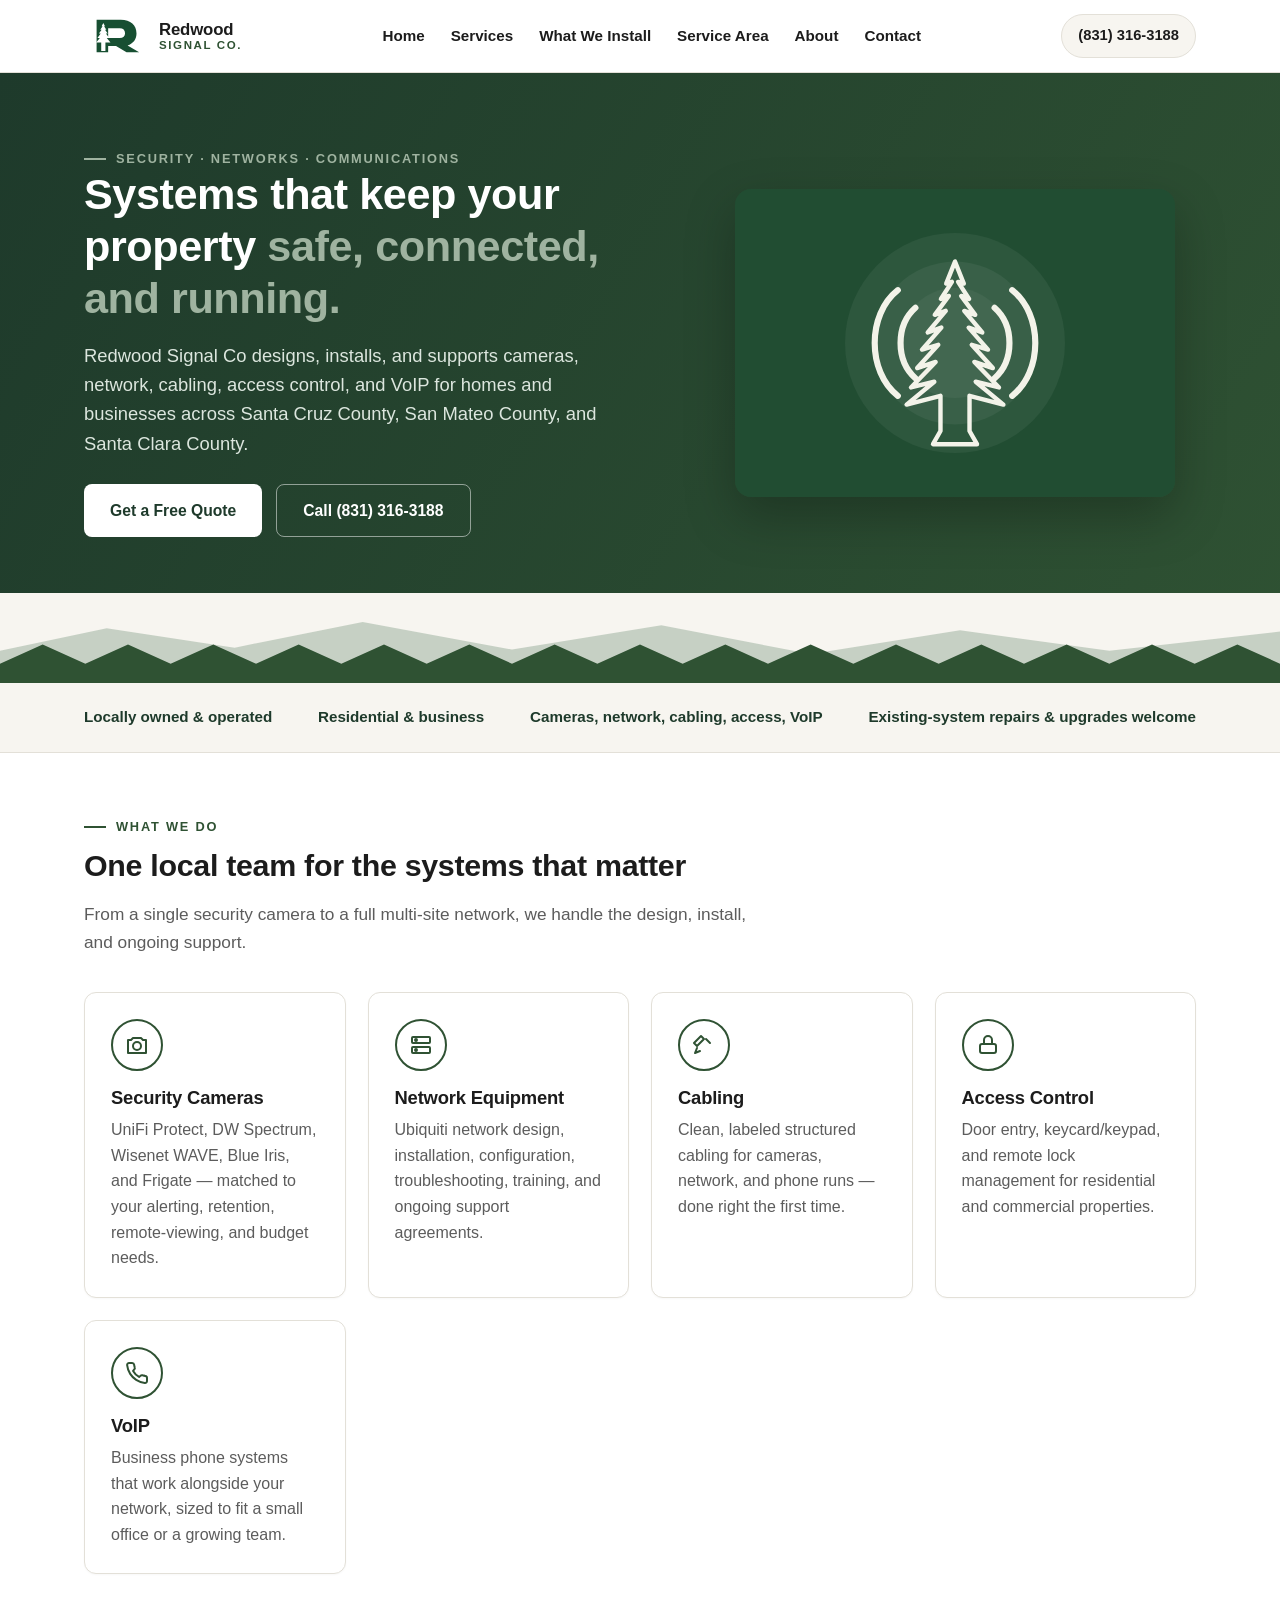
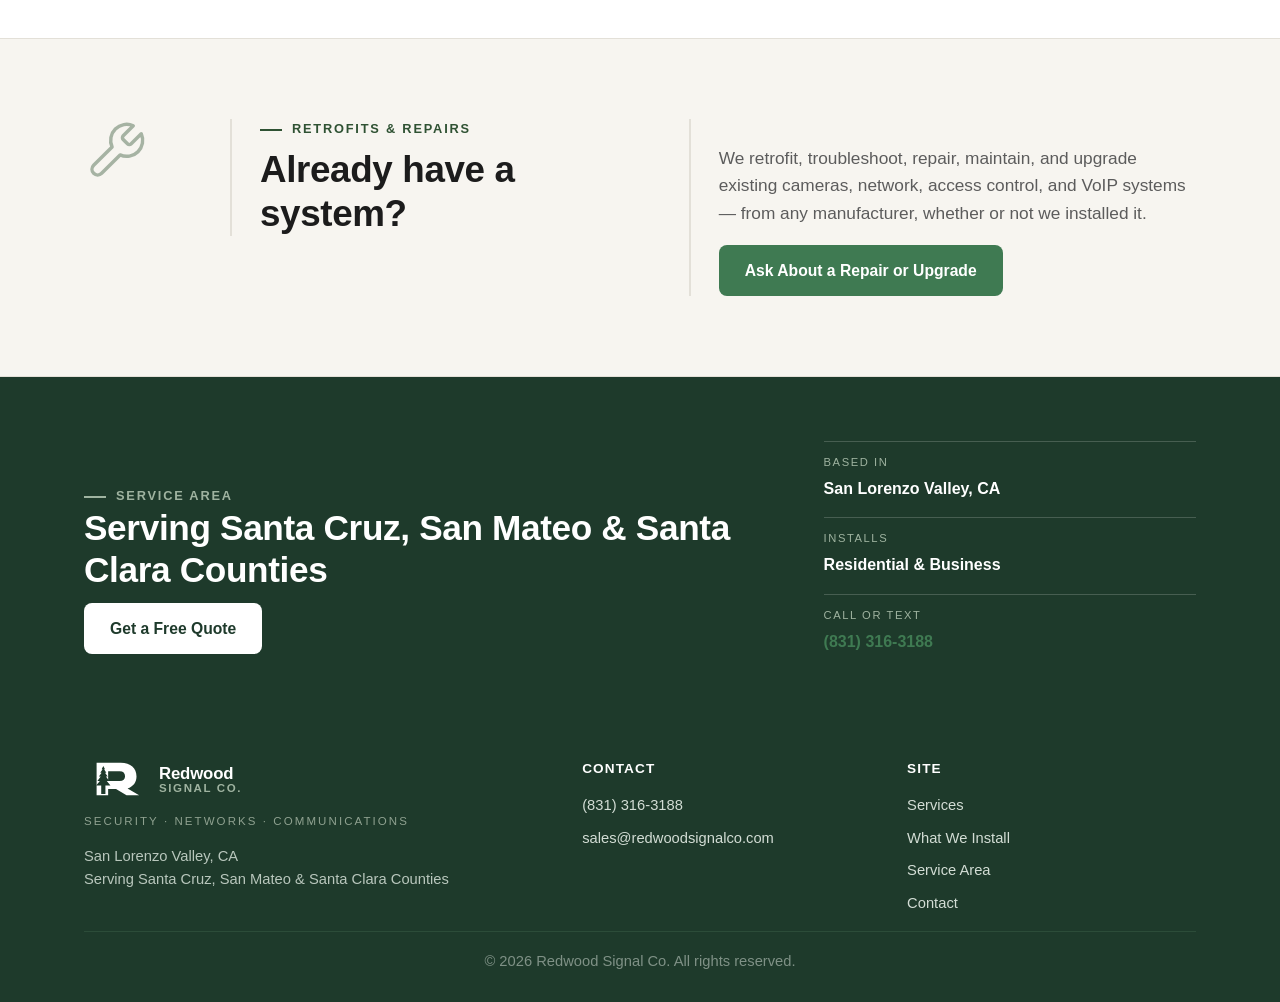
<file: index.html>
<!DOCTYPE html>
<html lang="en">
<head>
<meta charset="UTF-8">
<meta name="viewport" content="width=device-width, initial-scale=1.0">
<title>Redwood Signal Co | Cameras, Network, Cabling, Access Control & VoIP | Santa Cruz, San Mateo & Santa Clara Counties</title>
<meta name="description" content="Redwood Signal Co installs and supports security cameras, network equipment, structured cabling, access control, and VoIP for homes and businesses across Santa Cruz County, San Mateo County, and Santa Clara County.">
<link rel="icon" type="image/svg+xml" href="images/logo.svg">
<link rel="stylesheet" href="css/styles.css">
</head>
<body>
<header class="site">
  <div class="wrap bar">
    <a class="brand" href="index.html">
      <img class="brandmark" src="images/logo.svg" alt="Redwood Signal Co.">
      <span class="wordmark"><span class="w1">Redwood</span><span class="w2">SIGNAL CO.</span></span>
    </a>
    <nav class="main">
      <ul>
        <li><a href="index.html">Home</a></li>
        <li><a href="services.html">Services</a></li>
        <li><a href="systems.html">What We Install</a></li>
        <li><a href="service-area.html">Service Area</a></li>
        <li><a href="about.html">About</a></li>
        <li><a href="contact.html">Contact</a></li>
      </ul>
    </nav>
    <div class="header-cta">
      <a class="phone-pill" href="tel:+18313163188">(831) 316-3188</a>
      <button class="nav-toggle" aria-label="Toggle menu">&#9776;</button>
    </div>
  </div>
</header>

<section class="hero">
  <div class="wrap inner">
    <div>
      <div class="eyebrow on-dark">Security &middot; Networks &middot; Communications</div>
      <h1>Systems that keep your property <em>safe, connected, and running.</em></h1>
      <p>Redwood Signal Co designs, installs, and supports cameras, network, cabling, access control, and VoIP for homes and businesses across Santa Cruz County, San Mateo County, and Santa Clara County.</p>
      <div class="hero-actions">
        <a class="btn alt" href="contact.html">Get a Free Quote</a>
        <a class="btn outline" href="tel:+18313163188">Call (831) 316-3188</a>
      </div>
    </div>
    <img class="hero-art" src="images/hero-signal.svg" alt="Redwood tree broadcasting a signal">
  </div>
  <div class="forest-strip">
    <svg viewBox="0 0 1200 140" preserveAspectRatio="none" xmlns="http://www.w3.org/2000/svg" aria-hidden="true">
      <polygon class="fs-back" points="0,90 100,55 220,85 340,45 480,88 620,50 760,95 900,58 1040,90 1200,60 1200,140 0,140"/>
      <polygon class="fs-front" points="0,140 0,110 40,80 80,110 120,80 160,110 200,80 240,110 280,80 320,110 360,80 400,110 440,80 480,110 520,80 560,110 600,80 640,110 680,80 720,110 760,80 800,110 840,80 880,110 920,80 960,110 1000,80 1040,110 1080,80 1120,110 1160,80 1200,110 1200,140"/>
    </svg>
  </div>
</section>

<div class="trust-bar">
  <div class="wrap">
    <div>Locally owned &amp; operated</div>
    <div>Residential &amp; business</div>
    <div>Cameras, network, cabling, access, VoIP</div>
    <div>Existing-system repairs &amp; upgrades welcome</div>
  </div>
</div>

<section>
  <div class="wrap">
    <div class="section-head">
      <div class="eyebrow">What We Do</div>
      <h2>One local team for the systems that matter</h2>
      <p class="lead">From a single security camera to a full multi-site network, we handle the design, install, and ongoing support.</p>
    </div>
    <div class="grid">
      <div class="card">
        <div class="icon"><svg viewBox="0 0 24 24" fill="none" stroke="currentColor" stroke-width="2" stroke-linecap="round" stroke-linejoin="round"><path d="M3 7h3l2-2h8l2 2h3v13H3z"/><circle cx="12" cy="13" r="4"/></svg></div>
        <h3>Security Cameras</h3>
        <p>UniFi Protect, DW Spectrum, Wisenet WAVE, Blue Iris, and Frigate &mdash; matched to your alerting, retention, remote-viewing, and budget needs.</p>
      </div>
      <div class="card">
        <div class="icon"><svg viewBox="0 0 24 24" fill="none" stroke="currentColor" stroke-width="2" stroke-linecap="round" stroke-linejoin="round"><rect x="3" y="4" width="18" height="6" rx="1"/><rect x="3" y="14" width="18" height="6" rx="1"/><circle cx="7" cy="7" r="1"/><circle cx="7" cy="17" r="1"/></svg></div>
        <h3>Network Equipment</h3>
        <p>Ubiquiti network design, installation, configuration, troubleshooting, training, and ongoing support agreements.</p>
      </div>
      <div class="card">
        <div class="icon"><svg viewBox="0 0 24 24" fill="none" stroke="currentColor" stroke-width="2" stroke-linecap="round" stroke-linejoin="round"><path d="M9 3l3 3-7 7-3-3z"/><path d="M14 6l4 4"/><path d="M5 15l-2 5 5-2"/></svg></div>
        <h3>Cabling</h3>
        <p>Clean, labeled structured cabling for cameras, network, and phone runs &mdash; done right the first time.</p>
      </div>
      <div class="card">
        <div class="icon"><svg viewBox="0 0 24 24" fill="none" stroke="currentColor" stroke-width="2" stroke-linecap="round" stroke-linejoin="round"><rect x="4" y="11" width="16" height="9" rx="2"/><path d="M8 11V7a4 4 0 018 0v4"/></svg></div>
        <h3>Access Control</h3>
        <p>Door entry, keycard/keypad, and remote lock management for residential and commercial properties.</p>
      </div>
      <div class="card">
        <div class="icon"><svg viewBox="0 0 24 24" fill="none" stroke="currentColor" stroke-width="2" stroke-linecap="round" stroke-linejoin="round"><path d="M22 16.92v3a2 2 0 01-2.18 2 19.79 19.79 0 01-8.63-3.07 19.5 19.5 0 01-6-6 19.79 19.79 0 01-3.07-8.67A2 2 0 014.11 2h3a2 2 0 012 1.72c.12.9.32 1.78.6 2.63a2 2 0 01-.45 2.11L8.09 9.91a16 16 0 006 6l1.45-1.17a2 2 0 012.11-.45c.85.28 1.73.48 2.63.6A2 2 0 0122 16.92z"/></svg></div>
        <h3>VoIP</h3>
        <p>Business phone systems that work alongside your network, sized to fit a small office or a growing team.</p>
      </div>
    </div>
  </div>
</section>

<section class="editorial alt-bg">
  <div class="wrap editorial-grid">
    <svg class="editorial-icon" viewBox="0 0 24 24" fill="none" stroke="currentColor" stroke-linecap="round" stroke-linejoin="round" aria-hidden="true"><path d="M14.7 6.3a1 1 0 000 1.4l1.6 1.6a1 1 0 001.4 0l3.77-3.77a6 6 0 01-7.94 7.94l-6.91 6.91a2.12 2.12 0 01-3-3l6.91-6.91a6 6 0 017.94-7.94z"/></svg>
    <div class="editorial-head">
      <div class="eyebrow">Retrofits &amp; Repairs</div>
      <h2>Already have a system?</h2>
    </div>
    <div class="editorial-body">
      <p class="lead">We retrofit, troubleshoot, repair, maintain, and upgrade existing cameras, network, access control, and VoIP systems &mdash; from any manufacturer, whether or not we installed it.</p>
      <a class="btn" href="contact.html">Ask About a Repair or Upgrade</a>
    </div>
  </div>
</section>

<section class="cta-band editorial">
  <div class="wrap">
    <div>
      <div class="eyebrow on-dark">Service Area</div>
      <h2>Serving Santa Cruz, San Mateo &amp; Santa Clara Counties</h2>
      <a class="btn alt" href="contact.html">Get a Free Quote</a>
    </div>
    <div class="cta-meta">
      <div class="row"><span class="k">Based In</span><span class="v">San Lorenzo Valley, CA</span></div>
      <div class="row"><span class="k">Installs</span><span class="v">Residential &amp; Business</span></div>
      <div class="row"><span class="k">Call or Text</span><span class="v"><a href="tel:+18313163188">(831) 316-3188</a></span></div>
    </div>
  </div>
</section>

<footer class="site">
  <div class="wrap">
    <div class="cols">
      <div>
        <div class="brand" style="margin-bottom:12px">
          <img class="brandmark" src="images/logo-on-dark.svg" alt="Redwood Signal Co.">
          <span class="wordmark"><span class="w1">Redwood</span><span class="w2">SIGNAL CO.</span></span>
        </div>
        <div class="tagline" style="margin-bottom:14px">Security &middot; Networks &middot; Communications</div>
        <p style="margin:0">San Lorenzo Valley, CA<br>Serving Santa Cruz, San Mateo &amp; Santa Clara Counties</p>
      </div>
      <div>
        <h4>Contact</h4>
        <ul>
          <li><a href="tel:+18313163188">(831) 316-3188</a></li>
          <li><a href="mailto:sales@redwoodsignalco.com">sales@redwoodsignalco.com</a></li>
        </ul>
      </div>
      <div>
        <h4>Site</h4>
        <ul>
          <li><a href="services.html">Services</a></li>
          <li><a href="systems.html">What We Install</a></li>
          <li><a href="service-area.html">Service Area</a></li>
          <li><a href="contact.html">Contact</a></li>
        </ul>
      </div>
    </div>
    <div class="bottom">&copy; 2026 Redwood Signal Co. All rights reserved.</div>
  </div>
</footer>
<script src="js/main.js"></script>
</body>
</html>
</file>
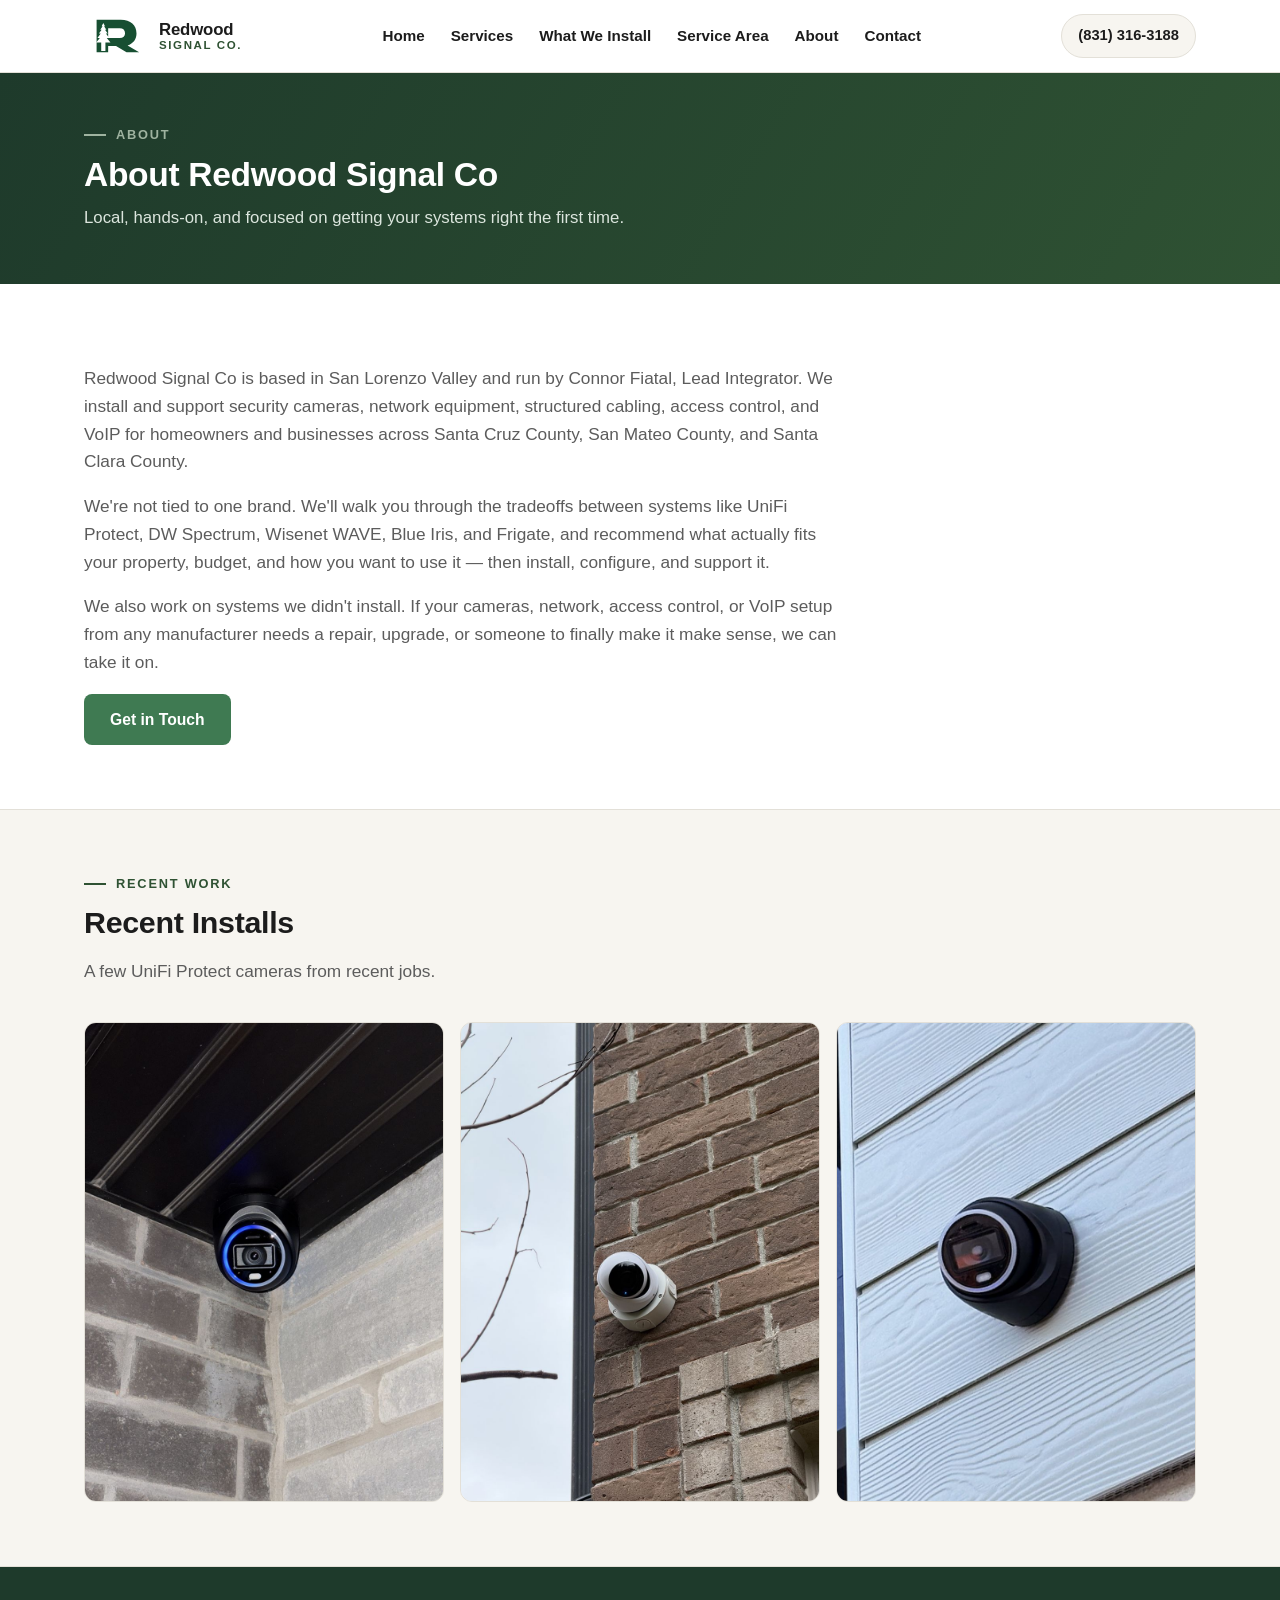
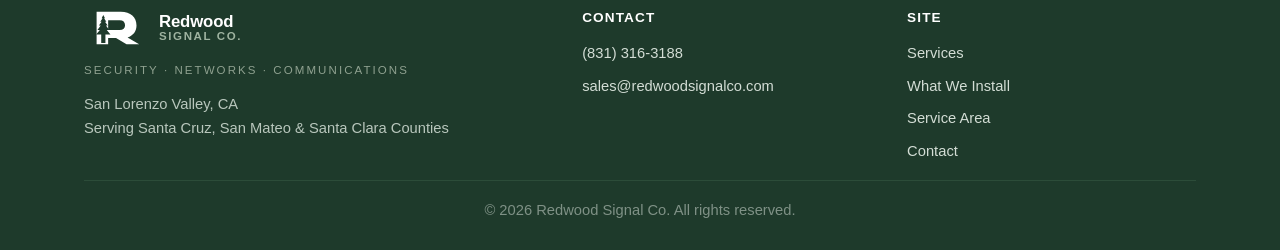
<file: about.html>
<!DOCTYPE html>
<html lang="en">
<head>
<meta charset="UTF-8">
<meta name="viewport" content="width=device-width, initial-scale=1.0">
<title>About | Redwood Signal Co</title>
<meta name="description" content="Redwood Signal Co is a local security, network, and communications installer based in San Lorenzo Valley, serving Santa Cruz, San Mateo, and Santa Clara Counties.">
<link rel="icon" type="image/svg+xml" href="images/logo.svg">
<link rel="stylesheet" href="css/styles.css">
</head>
<body>
<header class="site">
  <div class="wrap bar">
    <a class="brand" href="index.html">
      <img class="brandmark" src="images/logo.svg" alt="Redwood Signal Co.">
      <span class="wordmark"><span class="w1">Redwood</span><span class="w2">SIGNAL CO.</span></span>
    </a>
    <nav class="main">
      <ul>
        <li><a href="index.html">Home</a></li>
        <li><a href="services.html">Services</a></li>
        <li><a href="systems.html">What We Install</a></li>
        <li><a href="service-area.html">Service Area</a></li>
        <li><a href="about.html">About</a></li>
        <li><a href="contact.html">Contact</a></li>
      </ul>
    </nav>
    <div class="header-cta">
      <a class="phone-pill" href="tel:+18313163188">(831) 316-3188</a>
      <button class="nav-toggle" aria-label="Toggle menu">&#9776;</button>
    </div>
  </div>
</header>

<section class="page-head">
  <div class="wrap">
    <div class="eyebrow on-dark">About</div>
    <h1>About Redwood Signal Co</h1>
    <p>Local, hands-on, and focused on getting your systems right the first time.</p>
  </div>
</section>

<section>
  <div class="wrap">
    <p class="lead">Redwood Signal Co is based in San Lorenzo Valley and run by Connor Fiatal, Lead Integrator. We install and support security cameras, network equipment, structured cabling, access control, and VoIP for homeowners and businesses across Santa Cruz County, San Mateo County, and Santa Clara County.</p>
    <p class="lead">We're not tied to one brand. We'll walk you through the tradeoffs between systems like UniFi Protect, DW Spectrum, Wisenet WAVE, Blue Iris, and Frigate, and recommend what actually fits your property, budget, and how you want to use it &mdash; then install, configure, and support it.</p>
    <p class="lead">We also work on systems we didn't install. If your cameras, network, access control, or VoIP setup from any manufacturer needs a repair, upgrade, or someone to finally make it make sense, we can take it on.</p>
    <a class="btn" href="contact.html">Get in Touch</a>
  </div>
</section>

<section class="alt-bg">
  <div class="wrap">
    <div class="section-head">
      <div class="eyebrow">Recent Work</div>
      <h2>Recent Installs</h2>
      <p class="lead">A few UniFi Protect cameras from recent jobs.</p>
    </div>
    <div class="photo-grid">
      <a href="images/gallery/install-01.jpg" target="_blank" rel="noopener">
        <img src="images/gallery/install-01.jpg" alt="UniFi Protect turret camera installed under an eave corner on a brick building" loading="lazy">
      </a>
      <a href="images/gallery/install-02.jpg" target="_blank" rel="noopener">
        <img src="images/gallery/install-02.jpg" alt="UniFi Protect turret camera installed on a brick exterior wall" loading="lazy">
      </a>
      <a href="images/gallery/install-03.jpg" target="_blank" rel="noopener">
        <img src="images/gallery/install-03.jpg" alt="UniFi Protect turret camera installed on siding" loading="lazy">
      </a>
    </div>
  </div>
</section>

<footer class="site">
  <div class="wrap">
    <div class="cols">
      <div>
        <div class="brand" style="margin-bottom:12px">
          <img class="brandmark" src="images/logo-on-dark.svg" alt="Redwood Signal Co.">
          <span class="wordmark"><span class="w1">Redwood</span><span class="w2">SIGNAL CO.</span></span>
        </div>
        <div class="tagline" style="margin-bottom:14px">Security &middot; Networks &middot; Communications</div>
        <p style="margin:0">San Lorenzo Valley, CA<br>Serving Santa Cruz, San Mateo &amp; Santa Clara Counties</p>
      </div>
      <div>
        <h4>Contact</h4>
        <ul>
          <li><a href="tel:+18313163188">(831) 316-3188</a></li>
          <li><a href="mailto:sales@redwoodsignalco.com">sales@redwoodsignalco.com</a></li>
        </ul>
      </div>
      <div>
        <h4>Site</h4>
        <ul>
          <li><a href="services.html">Services</a></li>
          <li><a href="systems.html">What We Install</a></li>
          <li><a href="service-area.html">Service Area</a></li>
          <li><a href="contact.html">Contact</a></li>
        </ul>
      </div>
    </div>
    <div class="bottom">&copy; 2026 Redwood Signal Co. All rights reserved.</div>
  </div>
</footer>
<script src="js/main.js"></script>
</body>
</html>
</file>
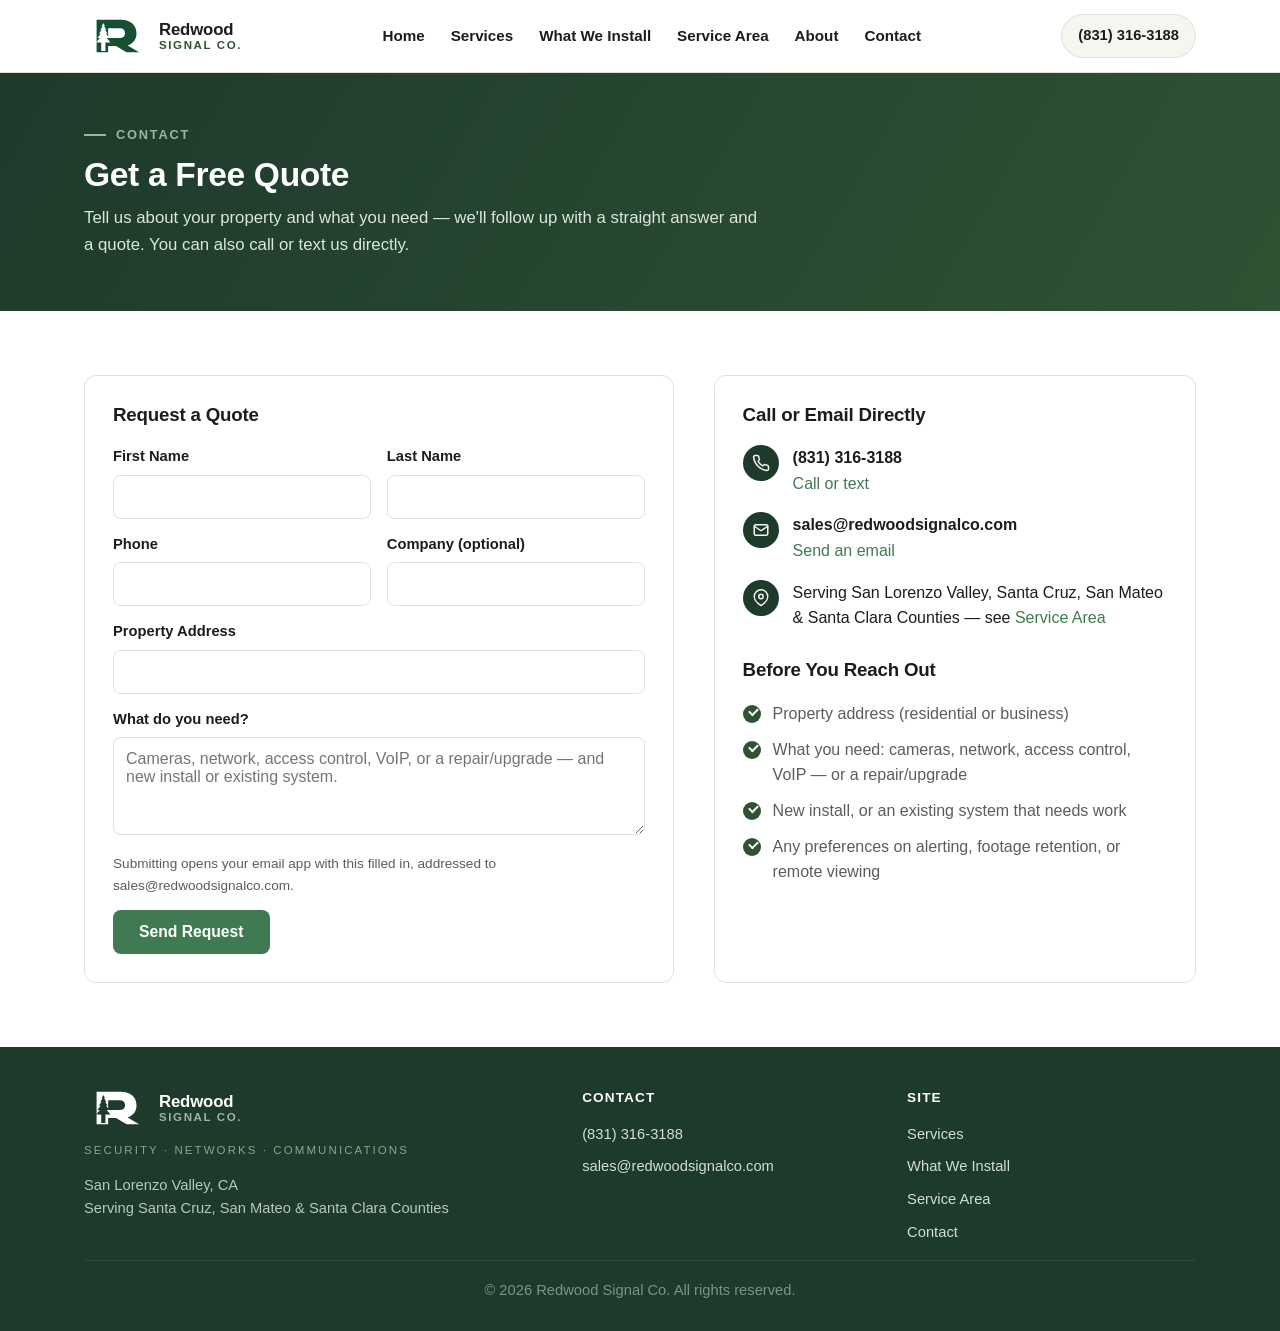
<file: contact.html>
<!DOCTYPE html>
<html lang="en">
<head>
<meta charset="UTF-8">
<meta name="viewport" content="width=device-width, initial-scale=1.0">
<title>Contact | Redwood Signal Co</title>
<meta name="description" content="Get a free quote from Redwood Signal Co for cameras, network, access control, or VoIP in Santa Cruz County, San Mateo County, and Santa Clara County.">
<link rel="icon" type="image/svg+xml" href="images/logo.svg">
<link rel="stylesheet" href="css/styles.css">
</head>
<body>
<header class="site">
  <div class="wrap bar">
    <a class="brand" href="index.html">
      <img class="brandmark" src="images/logo.svg" alt="Redwood Signal Co.">
      <span class="wordmark"><span class="w1">Redwood</span><span class="w2">SIGNAL CO.</span></span>
    </a>
    <nav class="main">
      <ul>
        <li><a href="index.html">Home</a></li>
        <li><a href="services.html">Services</a></li>
        <li><a href="systems.html">What We Install</a></li>
        <li><a href="service-area.html">Service Area</a></li>
        <li><a href="about.html">About</a></li>
        <li><a href="contact.html">Contact</a></li>
      </ul>
    </nav>
    <div class="header-cta">
      <a class="phone-pill" href="tel:+18313163188">(831) 316-3188</a>
      <button class="nav-toggle" aria-label="Toggle menu">&#9776;</button>
    </div>
  </div>
</header>

<section class="page-head">
  <div class="wrap">
    <div class="eyebrow on-dark">Contact</div>
    <h1>Get a Free Quote</h1>
    <p>Tell us about your property and what you need &mdash; we'll follow up with a straight answer and a quote. You can also call or text us directly.</p>
  </div>
</section>

<section>
  <div class="wrap contact-grid">
    <div class="info-box">
      <h3>Request a Quote</h3>
      <form class="contact">
        <div class="form-row">
          <div>
            <label for="first_name">First Name</label>
            <input id="first_name" name="first_name" required>
          </div>
          <div>
            <label for="last_name">Last Name</label>
            <input id="last_name" name="last_name" required>
          </div>
        </div>
        <div class="form-row">
          <div>
            <label for="phone">Phone</label>
            <input id="phone" name="phone" type="tel">
          </div>
          <div>
            <label for="company">Company (optional)</label>
            <input id="company" name="company">
          </div>
        </div>
        <label for="address">Property Address</label>
        <input id="address" name="address" required>
        <label for="message">What do you need?</label>
        <textarea id="message" name="message" rows="4" placeholder="Cameras, network, access control, VoIP, or a repair/upgrade — and new install or existing system." required></textarea>
        <p class="form-note">Submitting opens your email app with this filled in, addressed to sales@redwoodsignalco.com.</p>
        <button class="btn" type="submit">Send Request</button>
      </form>
    </div>
    <div class="info-box">
      <h3>Call or Email Directly</h3>
      <ul class="info-list">
        <li>
          <span class="dot"><svg viewBox="0 0 24 24" fill="none" stroke="currentColor" stroke-width="2" stroke-linecap="round" stroke-linejoin="round"><path d="M22 16.92v3a2 2 0 01-2.18 2 19.79 19.79 0 01-8.63-3.07 19.5 19.5 0 01-6-6 19.79 19.79 0 01-3.07-8.67A2 2 0 014.11 2h3a2 2 0 012 1.72c.12.9.32 1.78.6 2.63a2 2 0 01-.45 2.11L8.09 9.91a16 16 0 006 6l1.45-1.17a2 2 0 012.11-.45c.85.28 1.73.48 2.63.6A2 2 0 0122 16.92z"/></svg></span>
          <span><strong>(831) 316-3188</strong><br><a href="tel:+18313163188">Call or text</a></span>
        </li>
        <li>
          <span class="dot"><svg viewBox="0 0 24 24" fill="none" stroke="currentColor" stroke-width="2" stroke-linecap="round" stroke-linejoin="round"><rect x="3" y="5" width="18" height="14" rx="2"/><path d="M3 7l9 6 9-6"/></svg></span>
          <span><strong>sales@redwoodsignalco.com</strong><br><a href="mailto:sales@redwoodsignalco.com">Send an email</a></span>
        </li>
        <li>
          <span class="dot"><svg viewBox="0 0 24 24" fill="none" stroke="currentColor" stroke-width="2" stroke-linecap="round" stroke-linejoin="round"><path d="M21 10c0 7-9 12-9 12s-9-5-9-12a9 9 0 1118 0z"/><circle cx="12" cy="10" r="3"/></svg></span>
          <span>Serving San Lorenzo Valley, Santa Cruz, San Mateo &amp; Santa Clara Counties &mdash; see <a href="service-area.html">Service Area</a></span>
        </li>
      </ul>
      <h3 style="margin-top:28px">Before You Reach Out</h3>
      <ul class="check">
        <li>Property address (residential or business)</li>
        <li>What you need: cameras, network, access control, VoIP &mdash; or a repair/upgrade</li>
        <li>New install, or an existing system that needs work</li>
        <li>Any preferences on alerting, footage retention, or remote viewing</li>
      </ul>
    </div>
  </div>
</section>

<footer class="site">
  <div class="wrap">
    <div class="cols">
      <div>
        <div class="brand" style="margin-bottom:12px">
          <img class="brandmark" src="images/logo-on-dark.svg" alt="Redwood Signal Co.">
          <span class="wordmark"><span class="w1">Redwood</span><span class="w2">SIGNAL CO.</span></span>
        </div>
        <div class="tagline" style="margin-bottom:14px">Security &middot; Networks &middot; Communications</div>
        <p style="margin:0">San Lorenzo Valley, CA<br>Serving Santa Cruz, San Mateo &amp; Santa Clara Counties</p>
      </div>
      <div>
        <h4>Contact</h4>
        <ul>
          <li><a href="tel:+18313163188">(831) 316-3188</a></li>
          <li><a href="mailto:sales@redwoodsignalco.com">sales@redwoodsignalco.com</a></li>
        </ul>
      </div>
      <div>
        <h4>Site</h4>
        <ul>
          <li><a href="services.html">Services</a></li>
          <li><a href="systems.html">What We Install</a></li>
          <li><a href="service-area.html">Service Area</a></li>
          <li><a href="contact.html">Contact</a></li>
        </ul>
      </div>
    </div>
    <div class="bottom">&copy; 2026 Redwood Signal Co. All rights reserved.</div>
  </div>
</footer>
<script src="js/main.js"></script>
</body>
</html>
</file>
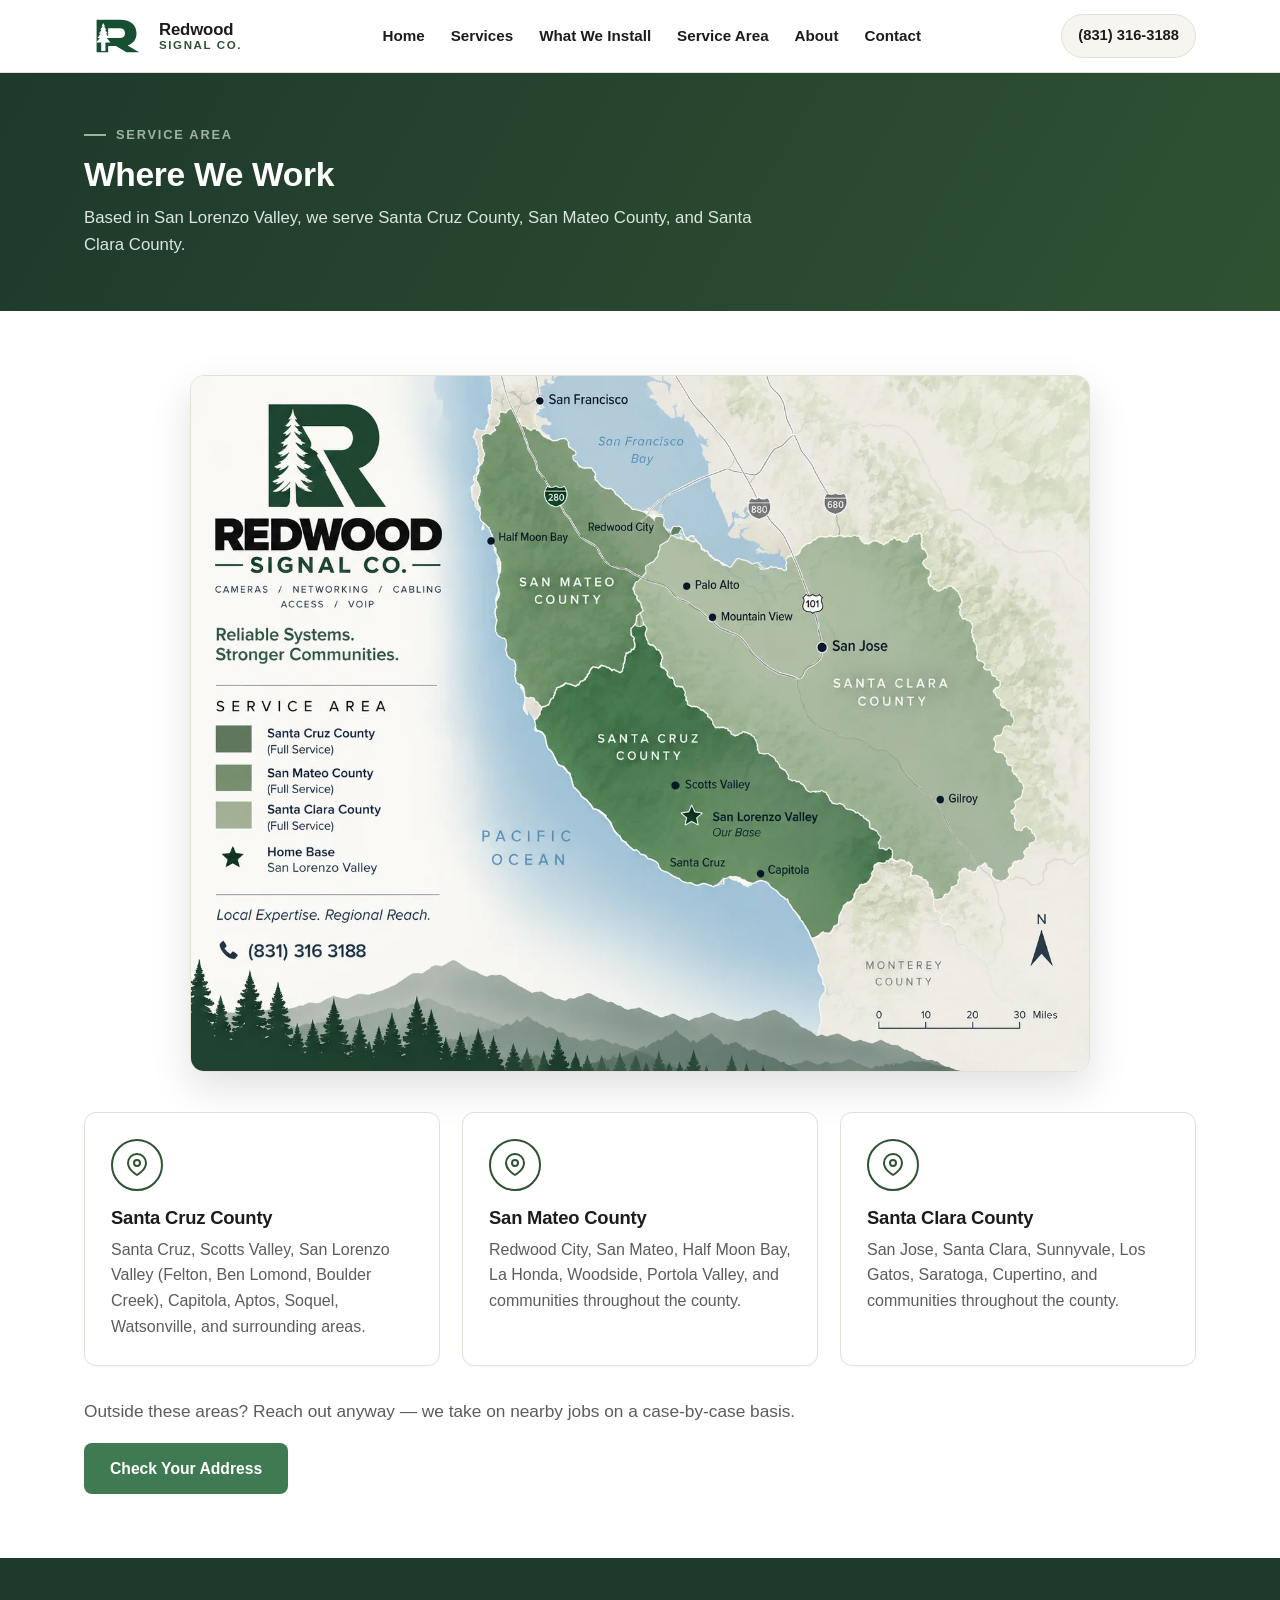
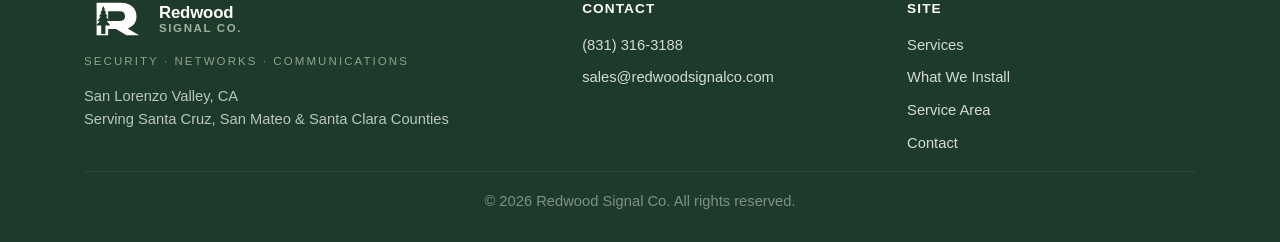
<file: service-area.html>
<!DOCTYPE html>
<html lang="en">
<head>
<meta charset="UTF-8">
<meta name="viewport" content="width=device-width, initial-scale=1.0">
<title>Service Area | Redwood Signal Co</title>
<meta name="description" content="Redwood Signal Co serves Santa Cruz County, San Mateo County, and Santa Clara County, based in San Lorenzo Valley, CA.">
<link rel="icon" type="image/svg+xml" href="images/logo.svg">
<link rel="stylesheet" href="css/styles.css">
</head>
<body>
<header class="site">
  <div class="wrap bar">
    <a class="brand" href="index.html">
      <img class="brandmark" src="images/logo.svg" alt="Redwood Signal Co.">
      <span class="wordmark"><span class="w1">Redwood</span><span class="w2">SIGNAL CO.</span></span>
    </a>
    <nav class="main">
      <ul>
        <li><a href="index.html">Home</a></li>
        <li><a href="services.html">Services</a></li>
        <li><a href="systems.html">What We Install</a></li>
        <li><a href="service-area.html">Service Area</a></li>
        <li><a href="about.html">About</a></li>
        <li><a href="contact.html">Contact</a></li>
      </ul>
    </nav>
    <div class="header-cta">
      <a class="phone-pill" href="tel:+18313163188">(831) 316-3188</a>
      <button class="nav-toggle" aria-label="Toggle menu">&#9776;</button>
    </div>
  </div>
</header>

<section class="page-head">
  <div class="wrap">
    <div class="eyebrow on-dark">Service Area</div>
    <h1>Where We Work</h1>
    <p>Based in San Lorenzo Valley, we serve Santa Cruz County, San Mateo County, and Santa Clara County.</p>
  </div>
</section>

<section>
  <div class="wrap">
    <picture>
      <source srcset="images/service-area-map.webp" type="image/webp">
      <img class="map-img" src="images/service-area-map.png" alt="Map of Redwood Signal Co's full-service coverage across Santa Cruz, San Mateo, and Santa Clara Counties, based in San Lorenzo Valley" loading="lazy">
    </picture>
    <div class="grid">
      <div class="card">
        <div class="icon"><svg viewBox="0 0 24 24" fill="none" stroke="currentColor" stroke-width="2" stroke-linecap="round" stroke-linejoin="round"><path d="M21 10c0 7-9 12-9 12s-9-5-9-12a9 9 0 1118 0z"/><circle cx="12" cy="10" r="3"/></svg></div>
        <h3>Santa Cruz County</h3>
        <p>Santa Cruz, Scotts Valley, San Lorenzo Valley (Felton, Ben Lomond, Boulder Creek), Capitola, Aptos, Soquel, Watsonville, and surrounding areas.</p>
      </div>
      <div class="card">
        <div class="icon"><svg viewBox="0 0 24 24" fill="none" stroke="currentColor" stroke-width="2" stroke-linecap="round" stroke-linejoin="round"><path d="M21 10c0 7-9 12-9 12s-9-5-9-12a9 9 0 1118 0z"/><circle cx="12" cy="10" r="3"/></svg></div>
        <h3>San Mateo County</h3>
        <p>Redwood City, San Mateo, Half Moon Bay, La Honda, Woodside, Portola Valley, and communities throughout the county.</p>
      </div>
      <div class="card">
        <div class="icon"><svg viewBox="0 0 24 24" fill="none" stroke="currentColor" stroke-width="2" stroke-linecap="round" stroke-linejoin="round"><path d="M21 10c0 7-9 12-9 12s-9-5-9-12a9 9 0 1118 0z"/><circle cx="12" cy="10" r="3"/></svg></div>
        <h3>Santa Clara County</h3>
        <p>San Jose, Santa Clara, Sunnyvale, Los Gatos, Saratoga, Cupertino, and communities throughout the county.</p>
      </div>
    </div>
    <p class="lead" style="margin-top:32px">Outside these areas? Reach out anyway &mdash; we take on nearby jobs on a case-by-case basis.</p>
    <a class="btn" href="contact.html">Check Your Address</a>
  </div>
</section>

<footer class="site">
  <div class="wrap">
    <div class="cols">
      <div>
        <div class="brand" style="margin-bottom:12px">
          <img class="brandmark" src="images/logo-on-dark.svg" alt="Redwood Signal Co.">
          <span class="wordmark"><span class="w1">Redwood</span><span class="w2">SIGNAL CO.</span></span>
        </div>
        <div class="tagline" style="margin-bottom:14px">Security &middot; Networks &middot; Communications</div>
        <p style="margin:0">San Lorenzo Valley, CA<br>Serving Santa Cruz, San Mateo &amp; Santa Clara Counties</p>
      </div>
      <div>
        <h4>Contact</h4>
        <ul>
          <li><a href="tel:+18313163188">(831) 316-3188</a></li>
          <li><a href="mailto:sales@redwoodsignalco.com">sales@redwoodsignalco.com</a></li>
        </ul>
      </div>
      <div>
        <h4>Site</h4>
        <ul>
          <li><a href="services.html">Services</a></li>
          <li><a href="systems.html">What We Install</a></li>
          <li><a href="service-area.html">Service Area</a></li>
          <li><a href="contact.html">Contact</a></li>
        </ul>
      </div>
    </div>
    <div class="bottom">&copy; 2026 Redwood Signal Co. All rights reserved.</div>
  </div>
</footer>
<script src="js/main.js"></script>
</body>
</html>
</file>
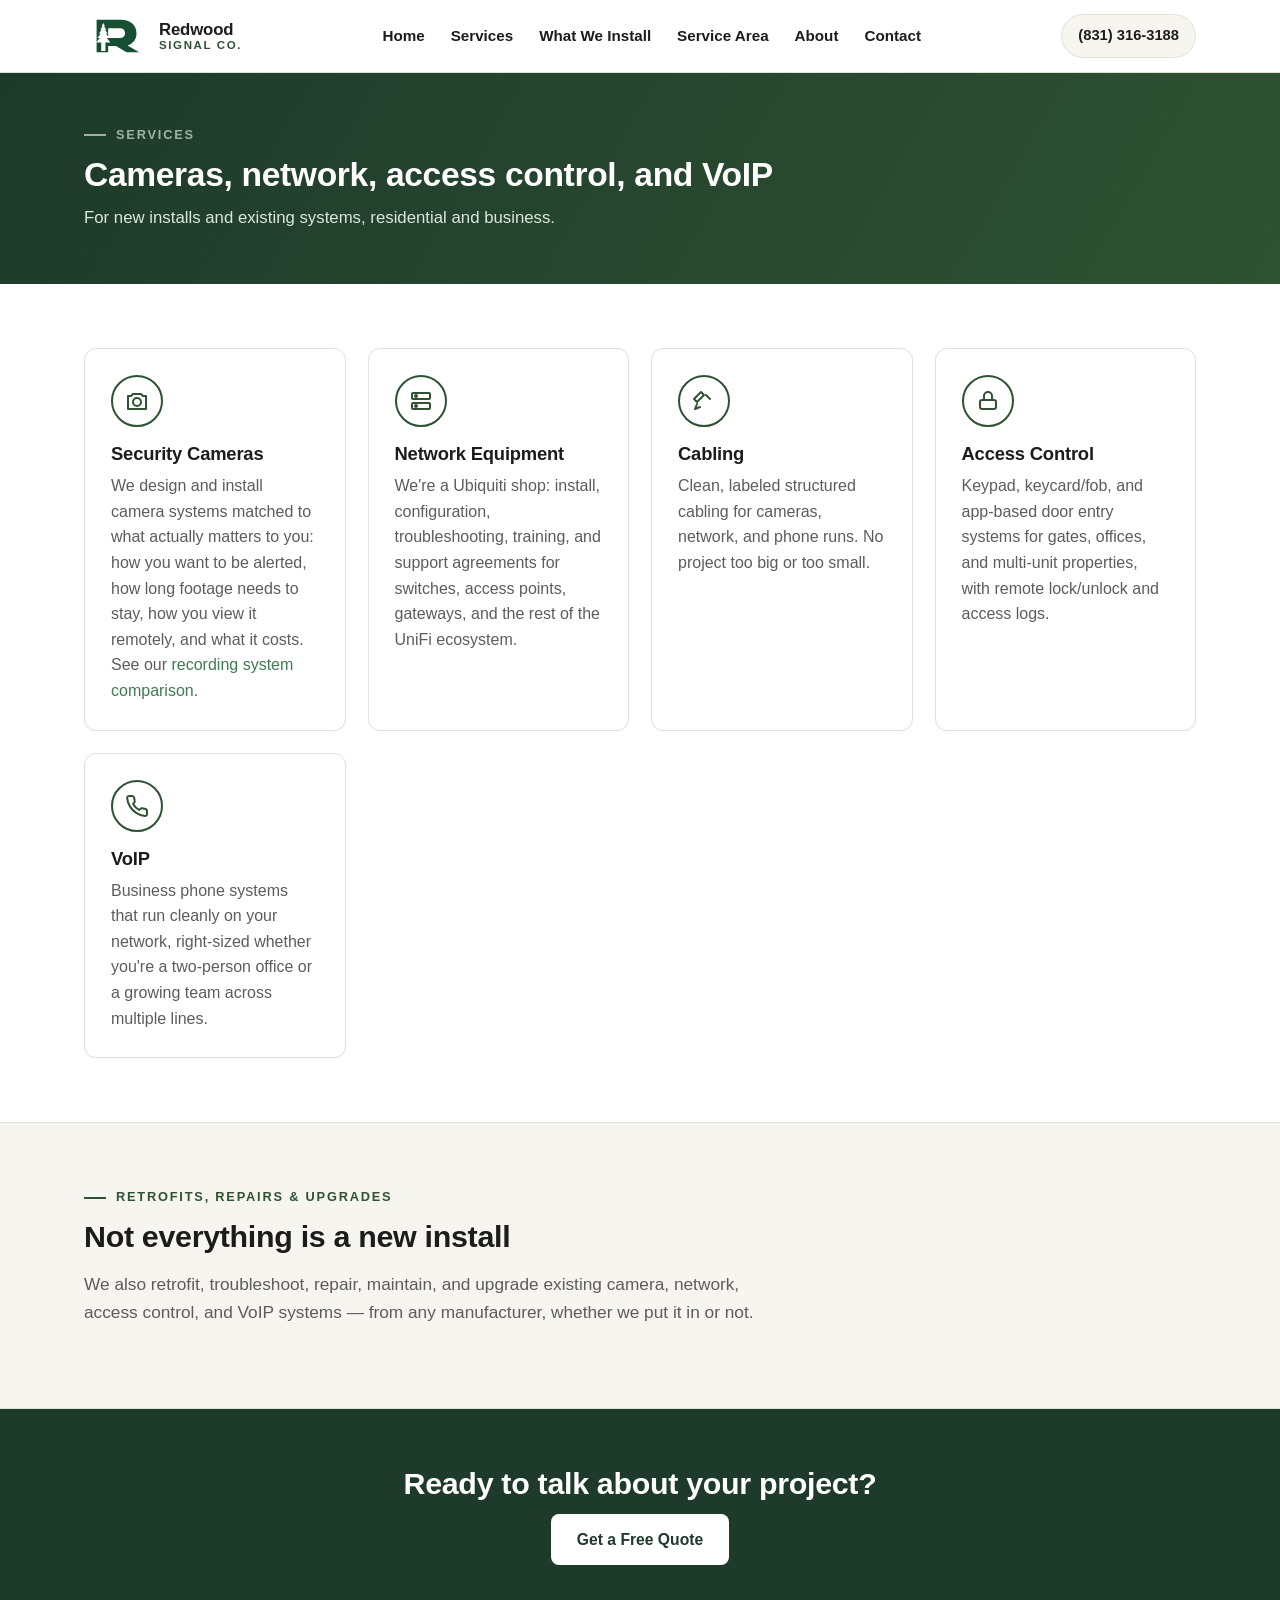
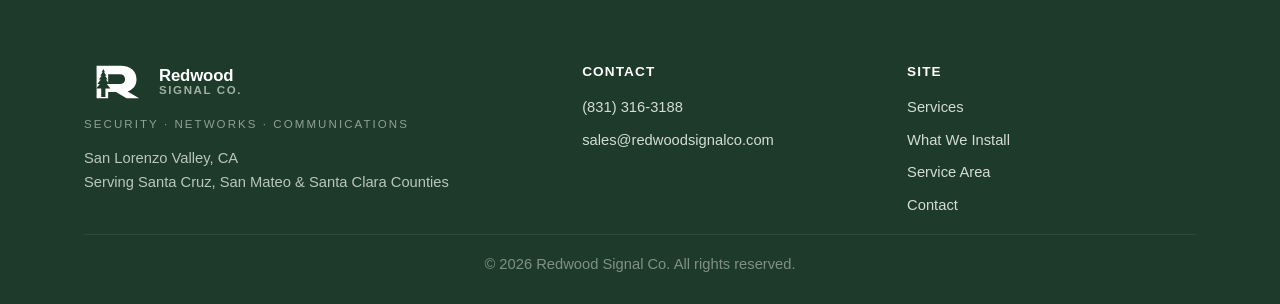
<file: services.html>
<!DOCTYPE html>
<html lang="en">
<head>
<meta charset="UTF-8">
<meta name="viewport" content="width=device-width, initial-scale=1.0">
<title>Services | Redwood Signal Co</title>
<meta name="description" content="Cameras, network equipment, access control, and VoIP installation, support, and repair for homes and businesses in Santa Cruz, San Mateo, and Santa Clara Counties.">
<link rel="icon" type="image/svg+xml" href="images/logo.svg">
<link rel="stylesheet" href="css/styles.css">
</head>
<body>
<header class="site">
  <div class="wrap bar">
    <a class="brand" href="index.html">
      <img class="brandmark" src="images/logo.svg" alt="Redwood Signal Co.">
      <span class="wordmark"><span class="w1">Redwood</span><span class="w2">SIGNAL CO.</span></span>
    </a>
    <nav class="main">
      <ul>
        <li><a href="index.html">Home</a></li>
        <li><a href="services.html">Services</a></li>
        <li><a href="systems.html">What We Install</a></li>
        <li><a href="service-area.html">Service Area</a></li>
        <li><a href="about.html">About</a></li>
        <li><a href="contact.html">Contact</a></li>
      </ul>
    </nav>
    <div class="header-cta">
      <a class="phone-pill" href="tel:+18313163188">(831) 316-3188</a>
      <button class="nav-toggle" aria-label="Toggle menu">&#9776;</button>
    </div>
  </div>
</header>

<section class="page-head">
  <div class="wrap">
    <div class="eyebrow on-dark">Services</div>
    <h1>Cameras, network, access control, and VoIP</h1>
    <p>For new installs and existing systems, residential and business.</p>
  </div>
</section>

<section>
  <div class="wrap">
    <div class="grid">
      <div class="card">
        <div class="icon"><svg viewBox="0 0 24 24" fill="none" stroke="currentColor" stroke-width="2" stroke-linecap="round" stroke-linejoin="round"><path d="M3 7h3l2-2h8l2 2h3v13H3z"/><circle cx="12" cy="13" r="4"/></svg></div>
        <h3>Security Cameras</h3>
        <p>We design and install camera systems matched to what actually matters to you: how you want to be alerted, how long footage needs to stay, how you view it remotely, and what it costs. See our <a href="systems.html">recording system comparison</a>.</p>
      </div>
      <div class="card">
        <div class="icon"><svg viewBox="0 0 24 24" fill="none" stroke="currentColor" stroke-width="2" stroke-linecap="round" stroke-linejoin="round"><rect x="3" y="4" width="18" height="6" rx="1"/><rect x="3" y="14" width="18" height="6" rx="1"/><circle cx="7" cy="7" r="1"/><circle cx="7" cy="17" r="1"/></svg></div>
        <h3>Network Equipment</h3>
        <p>We're a Ubiquiti shop: install, configuration, troubleshooting, training, and support agreements for switches, access points, gateways, and the rest of the UniFi ecosystem.</p>
      </div>
      <div class="card">
        <div class="icon"><svg viewBox="0 0 24 24" fill="none" stroke="currentColor" stroke-width="2" stroke-linecap="round" stroke-linejoin="round"><path d="M9 3l3 3-7 7-3-3z"/><path d="M14 6l4 4"/><path d="M5 15l-2 5 5-2"/></svg></div>
        <h3>Cabling</h3>
        <p>Clean, labeled structured cabling for cameras, network, and phone runs. No project too big or too small.</p>
      </div>
      <div class="card">
        <div class="icon"><svg viewBox="0 0 24 24" fill="none" stroke="currentColor" stroke-width="2" stroke-linecap="round" stroke-linejoin="round"><rect x="4" y="11" width="16" height="9" rx="2"/><path d="M8 11V7a4 4 0 018 0v4"/></svg></div>
        <h3>Access Control</h3>
        <p>Keypad, keycard/fob, and app-based door entry systems for gates, offices, and multi-unit properties, with remote lock/unlock and access logs.</p>
      </div>
      <div class="card">
        <div class="icon"><svg viewBox="0 0 24 24" fill="none" stroke="currentColor" stroke-width="2" stroke-linecap="round" stroke-linejoin="round"><path d="M22 16.92v3a2 2 0 01-2.18 2 19.79 19.79 0 01-8.63-3.07 19.5 19.5 0 01-6-6 19.79 19.79 0 01-3.07-8.67A2 2 0 014.11 2h3a2 2 0 012 1.72c.12.9.32 1.78.6 2.63a2 2 0 01-.45 2.11L8.09 9.91a16 16 0 006 6l1.45-1.17a2 2 0 012.11-.45c.85.28 1.73.48 2.63.6A2 2 0 0122 16.92z"/></svg></div>
        <h3>VoIP</h3>
        <p>Business phone systems that run cleanly on your network, right-sized whether you're a two-person office or a growing team across multiple lines.</p>
      </div>
    </div>
  </div>
</section>

<section class="alt-bg">
  <div class="wrap">
    <div class="section-head" style="margin-bottom:0">
      <div class="eyebrow">Retrofits, Repairs &amp; Upgrades</div>
      <h2>Not everything is a new install</h2>
      <p class="lead">We also retrofit, troubleshoot, repair, maintain, and upgrade existing camera, network, access control, and VoIP systems &mdash; from any manufacturer, whether we put it in or not.</p>
    </div>
  </div>
</section>

<section class="cta-band">
  <div class="wrap">
    <h2>Ready to talk about your project?</h2>
    <a class="btn alt" href="contact.html">Get a Free Quote</a>
  </div>
</section>

<footer class="site">
  <div class="wrap">
    <div class="cols">
      <div>
        <div class="brand" style="margin-bottom:12px">
          <img class="brandmark" src="images/logo-on-dark.svg" alt="Redwood Signal Co.">
          <span class="wordmark"><span class="w1">Redwood</span><span class="w2">SIGNAL CO.</span></span>
        </div>
        <div class="tagline" style="margin-bottom:14px">Security &middot; Networks &middot; Communications</div>
        <p style="margin:0">San Lorenzo Valley, CA<br>Serving Santa Cruz, San Mateo &amp; Santa Clara Counties</p>
      </div>
      <div>
        <h4>Contact</h4>
        <ul>
          <li><a href="tel:+18313163188">(831) 316-3188</a></li>
          <li><a href="mailto:sales@redwoodsignalco.com">sales@redwoodsignalco.com</a></li>
        </ul>
      </div>
      <div>
        <h4>Site</h4>
        <ul>
          <li><a href="services.html">Services</a></li>
          <li><a href="systems.html">What We Install</a></li>
          <li><a href="service-area.html">Service Area</a></li>
          <li><a href="contact.html">Contact</a></li>
        </ul>
      </div>
    </div>
    <div class="bottom">&copy; 2026 Redwood Signal Co. All rights reserved.</div>
  </div>
</footer>
<script src="js/main.js"></script>
</body>
</html>
</file>
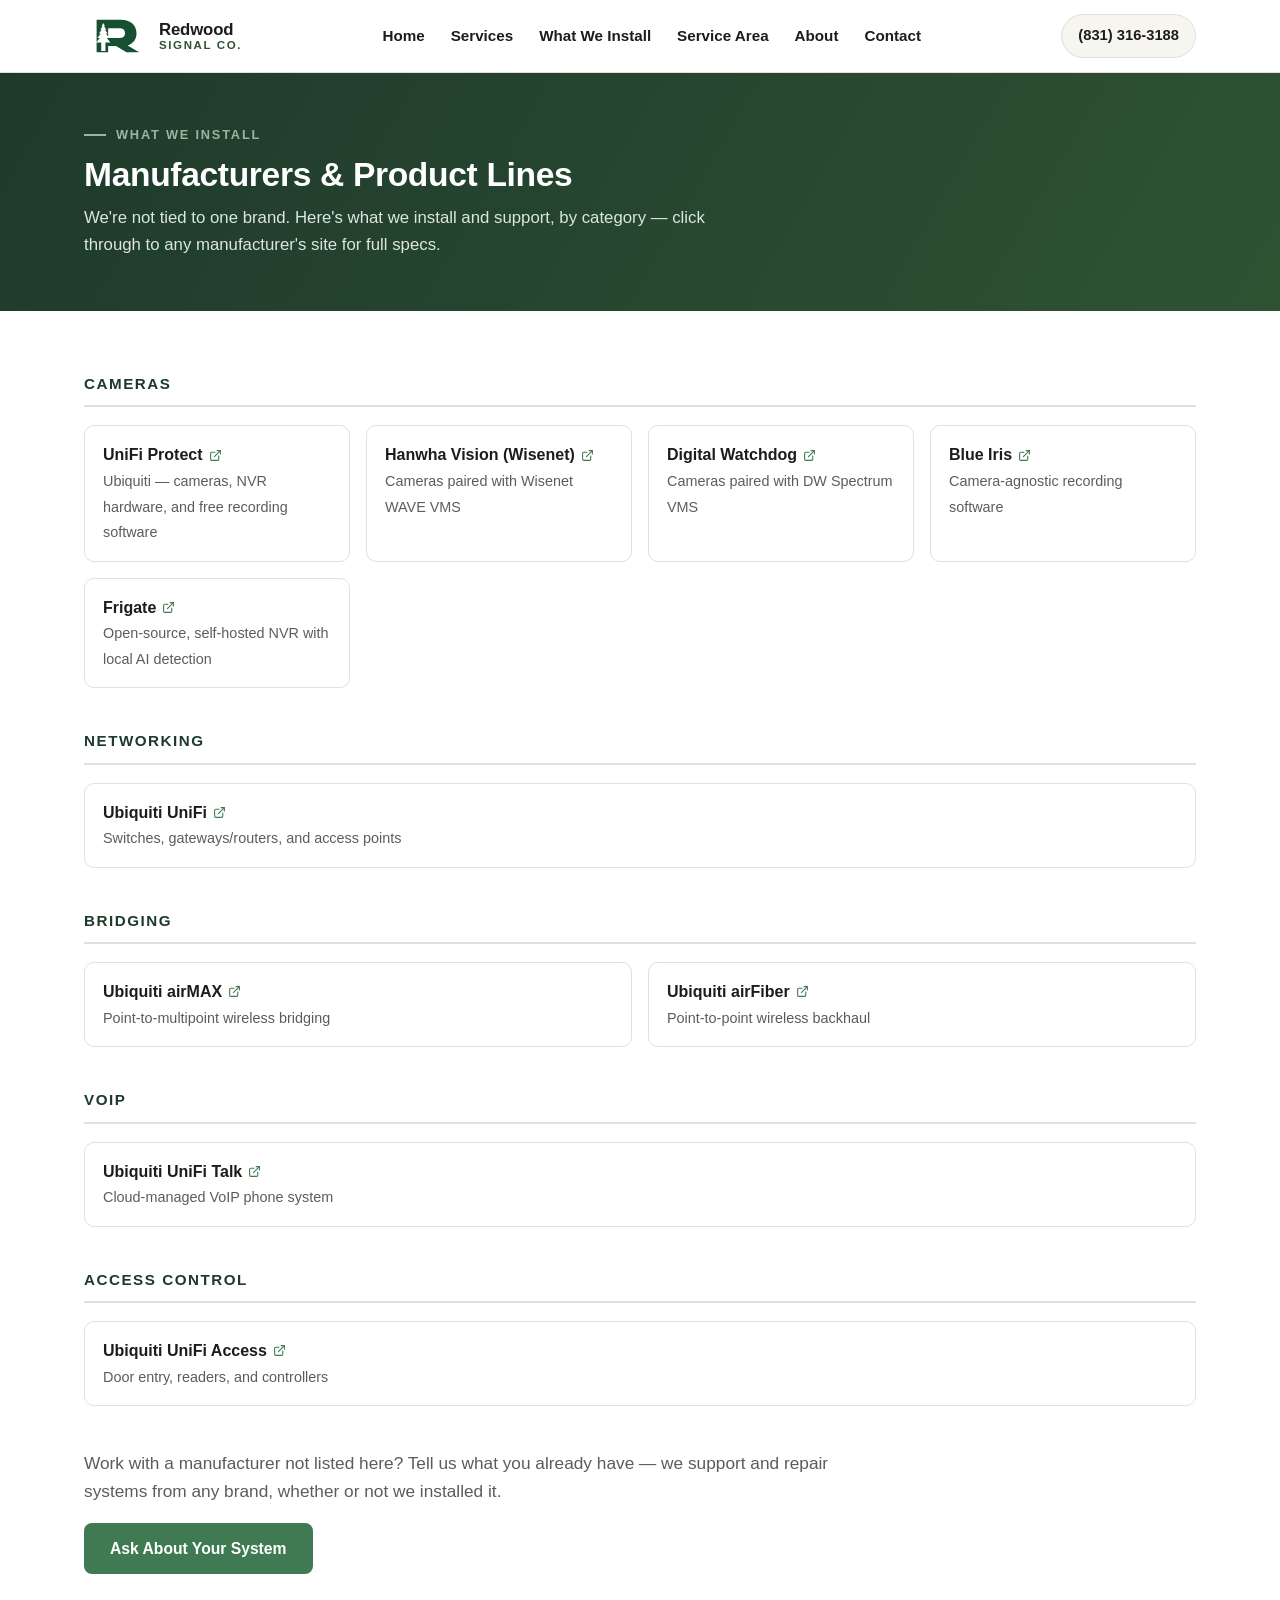
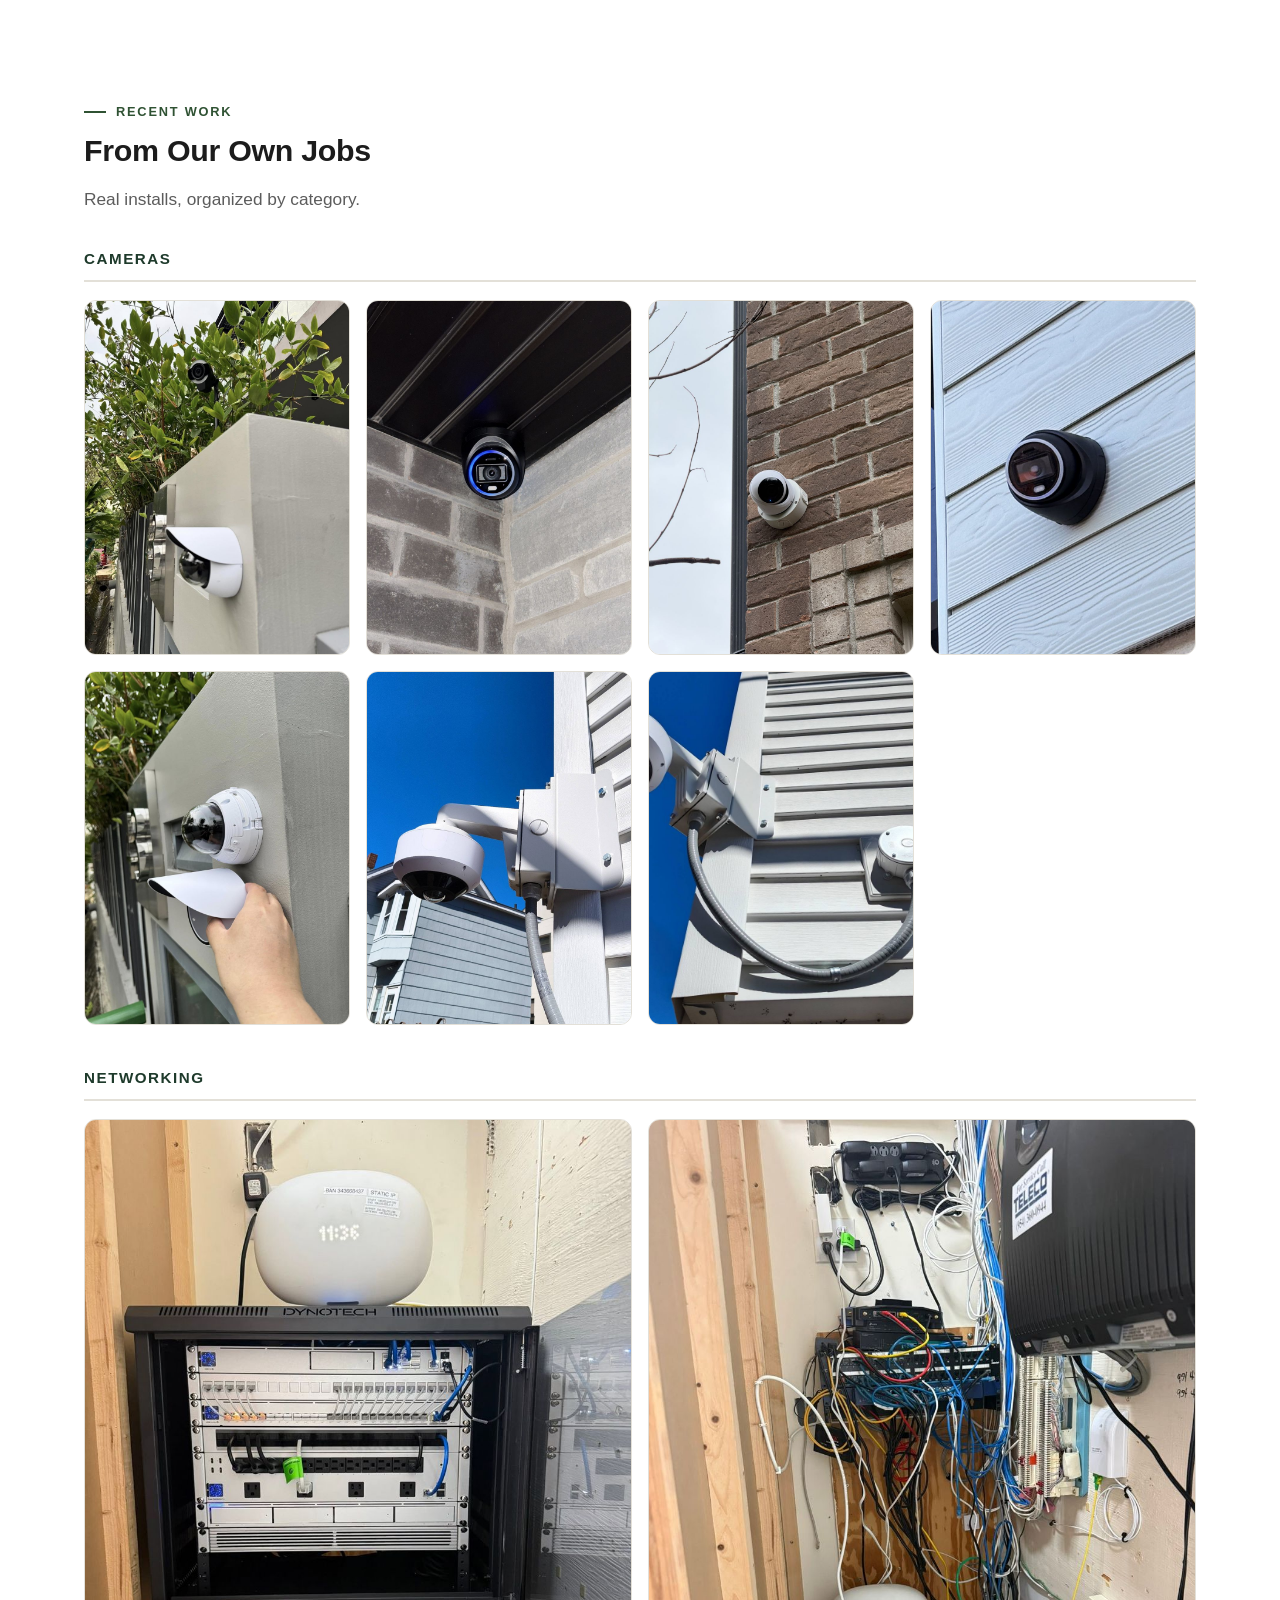
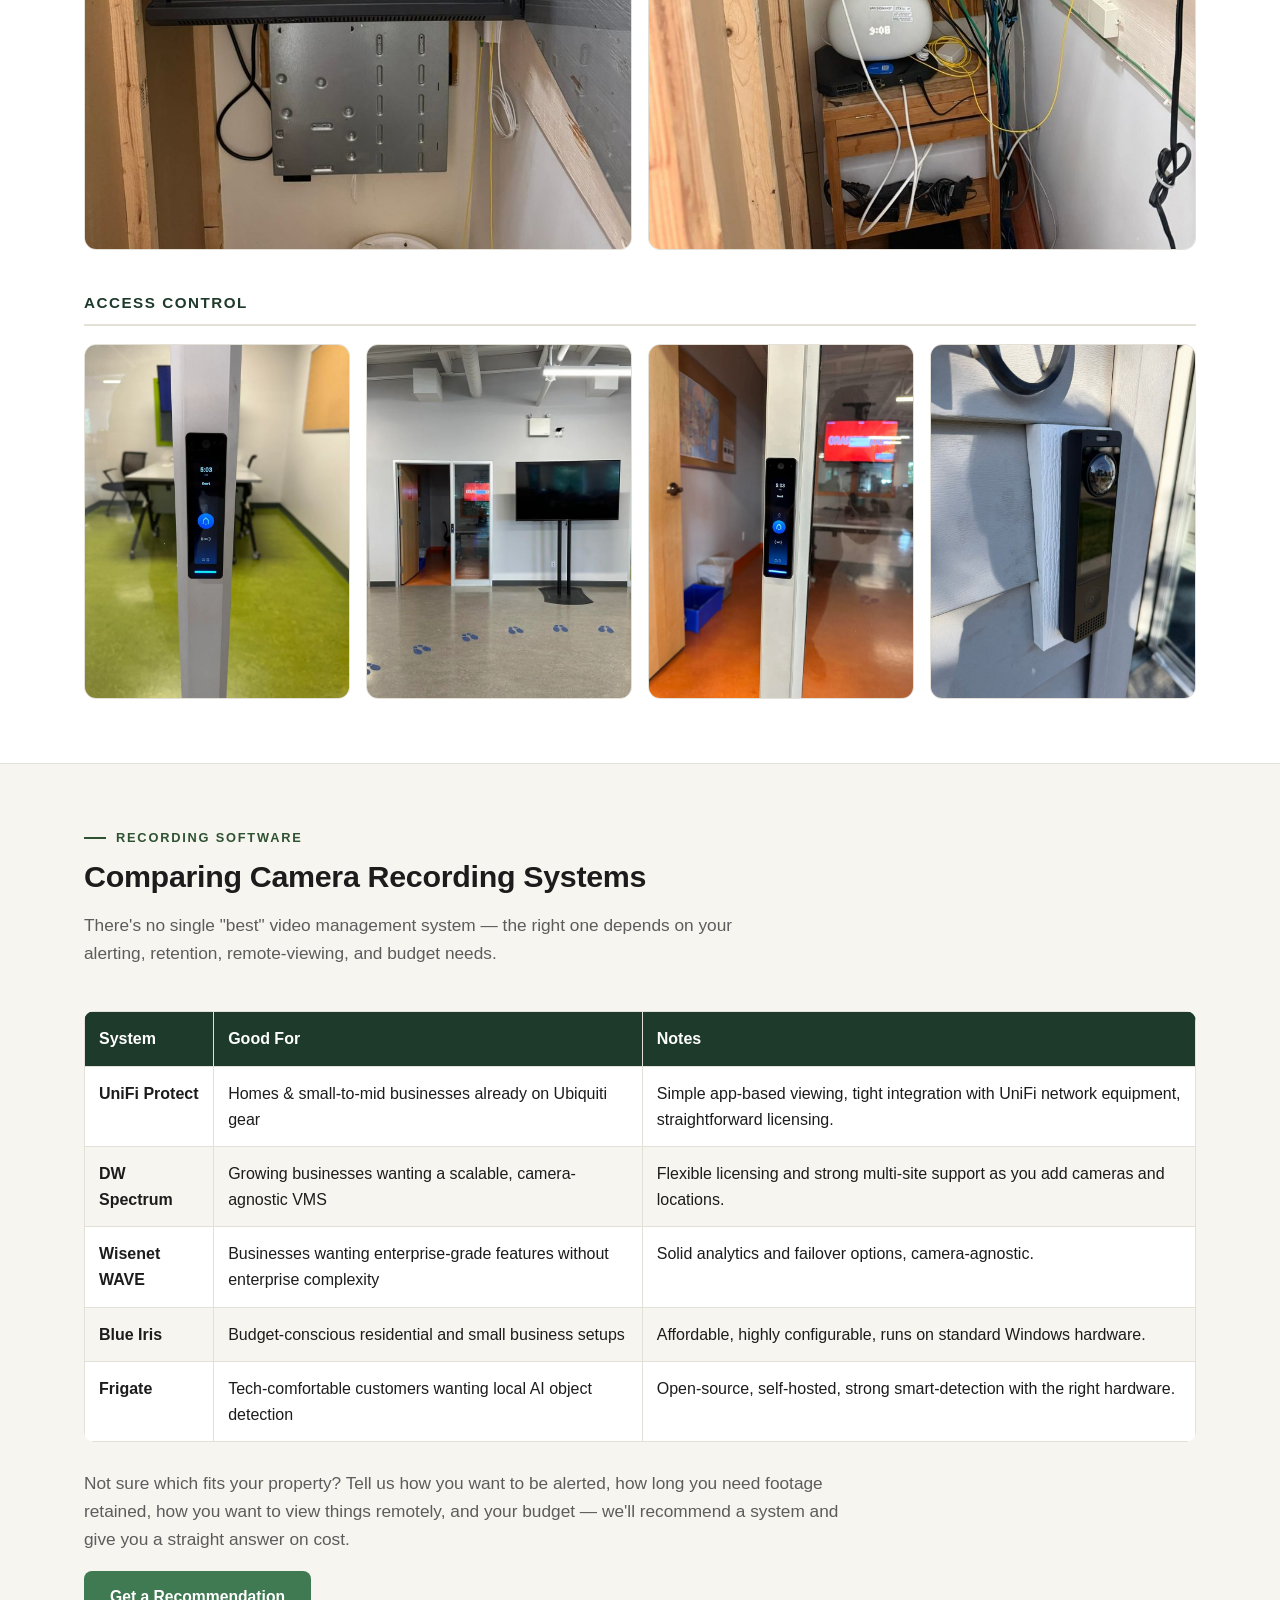
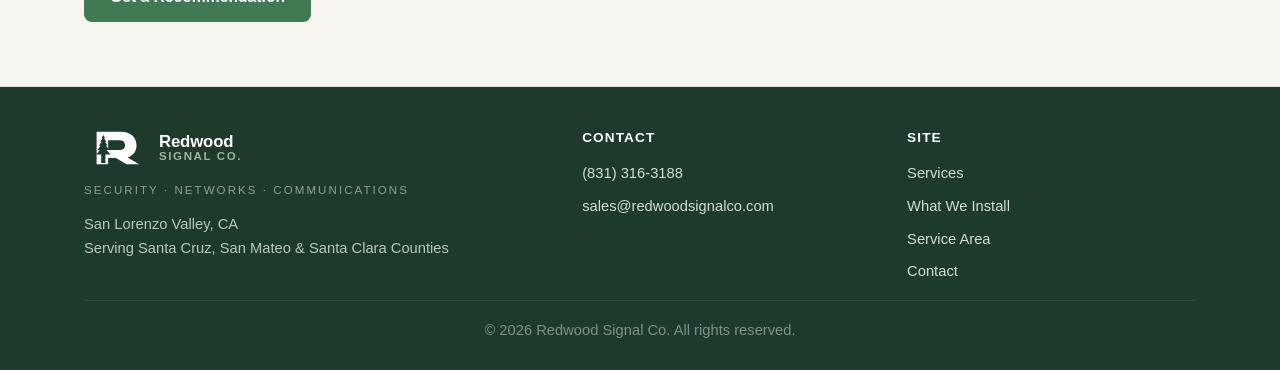
<file: systems.html>
<!DOCTYPE html>
<html lang="en">
<head>
<meta charset="UTF-8">
<meta name="viewport" content="width=device-width, initial-scale=1.0">
<title>What We Install | Redwood Signal Co</title>
<meta name="description" content="Manufacturers and product lines Redwood Signal Co installs across cameras, networking, bridging, VoIP, and access control.">
<link rel="icon" type="image/svg+xml" href="images/logo.svg">
<link rel="stylesheet" href="css/styles.css">
</head>
<body>
<header class="site">
  <div class="wrap bar">
    <a class="brand" href="index.html">
      <img class="brandmark" src="images/logo.svg" alt="Redwood Signal Co.">
      <span class="wordmark"><span class="w1">Redwood</span><span class="w2">SIGNAL CO.</span></span>
    </a>
    <nav class="main">
      <ul>
        <li><a href="index.html">Home</a></li>
        <li><a href="services.html">Services</a></li>
        <li><a href="systems.html">What We Install</a></li>
        <li><a href="service-area.html">Service Area</a></li>
        <li><a href="about.html">About</a></li>
        <li><a href="contact.html">Contact</a></li>
      </ul>
    </nav>
    <div class="header-cta">
      <a class="phone-pill" href="tel:+18313163188">(831) 316-3188</a>
      <button class="nav-toggle" aria-label="Toggle menu">&#9776;</button>
    </div>
  </div>
</header>

<section class="page-head">
  <div class="wrap">
    <div class="eyebrow on-dark">What We Install</div>
    <h1>Manufacturers &amp; Product Lines</h1>
    <p>We're not tied to one brand. Here's what we install and support, by category &mdash; click through to any manufacturer's site for full specs.</p>
  </div>
</section>

<section>
  <div class="wrap">

    <div class="brand-section">
      <h3>Cameras</h3>
      <div class="brand-grid">
        <a class="brand-card" href="https://www.ui.com/" target="_blank" rel="noopener">
          <span class="name">UniFi Protect <svg viewBox="0 0 24 24" fill="none" stroke="currentColor" stroke-width="2" stroke-linecap="round" stroke-linejoin="round"><path d="M18 13v6a2 2 0 01-2 2H5a2 2 0 01-2-2V8a2 2 0 012-2h6"/><path d="M15 3h6v6"/><path d="M10 14L21 3"/></svg></span>
          <span class="line">Ubiquiti &mdash; cameras, NVR hardware, and free recording software</span>
        </a>
        <a class="brand-card" href="https://www.hanwhavision.com/" target="_blank" rel="noopener">
          <span class="name">Hanwha Vision (Wisenet) <svg viewBox="0 0 24 24" fill="none" stroke="currentColor" stroke-width="2" stroke-linecap="round" stroke-linejoin="round"><path d="M18 13v6a2 2 0 01-2 2H5a2 2 0 01-2-2V8a2 2 0 012-2h6"/><path d="M15 3h6v6"/><path d="M10 14L21 3"/></svg></span>
          <span class="line">Cameras paired with Wisenet WAVE VMS</span>
        </a>
        <a class="brand-card" href="https://digital-watchdog.com/" target="_blank" rel="noopener">
          <span class="name">Digital Watchdog <svg viewBox="0 0 24 24" fill="none" stroke="currentColor" stroke-width="2" stroke-linecap="round" stroke-linejoin="round"><path d="M18 13v6a2 2 0 01-2 2H5a2 2 0 01-2-2V8a2 2 0 012-2h6"/><path d="M15 3h6v6"/><path d="M10 14L21 3"/></svg></span>
          <span class="line">Cameras paired with DW Spectrum VMS</span>
        </a>
        <a class="brand-card" href="https://blueirissoftware.com/" target="_blank" rel="noopener">
          <span class="name">Blue Iris <svg viewBox="0 0 24 24" fill="none" stroke="currentColor" stroke-width="2" stroke-linecap="round" stroke-linejoin="round"><path d="M18 13v6a2 2 0 01-2 2H5a2 2 0 01-2-2V8a2 2 0 012-2h6"/><path d="M15 3h6v6"/><path d="M10 14L21 3"/></svg></span>
          <span class="line">Camera-agnostic recording software</span>
        </a>
        <a class="brand-card" href="https://frigate.video/" target="_blank" rel="noopener">
          <span class="name">Frigate <svg viewBox="0 0 24 24" fill="none" stroke="currentColor" stroke-width="2" stroke-linecap="round" stroke-linejoin="round"><path d="M18 13v6a2 2 0 01-2 2H5a2 2 0 01-2-2V8a2 2 0 012-2h6"/><path d="M15 3h6v6"/><path d="M10 14L21 3"/></svg></span>
          <span class="line">Open-source, self-hosted NVR with local AI detection</span>
        </a>
      </div>
    </div>

    <div class="brand-section">
      <h3>Networking</h3>
      <div class="brand-grid">
        <a class="brand-card" href="https://www.ui.com/" target="_blank" rel="noopener">
          <span class="name">Ubiquiti UniFi <svg viewBox="0 0 24 24" fill="none" stroke="currentColor" stroke-width="2" stroke-linecap="round" stroke-linejoin="round"><path d="M18 13v6a2 2 0 01-2 2H5a2 2 0 01-2-2V8a2 2 0 012-2h6"/><path d="M15 3h6v6"/><path d="M10 14L21 3"/></svg></span>
          <span class="line">Switches, gateways/routers, and access points</span>
        </a>
      </div>
    </div>

    <div class="brand-section">
      <h3>Bridging</h3>
      <div class="brand-grid">
        <a class="brand-card" href="https://www.ui.com/" target="_blank" rel="noopener">
          <span class="name">Ubiquiti airMAX <svg viewBox="0 0 24 24" fill="none" stroke="currentColor" stroke-width="2" stroke-linecap="round" stroke-linejoin="round"><path d="M18 13v6a2 2 0 01-2 2H5a2 2 0 01-2-2V8a2 2 0 012-2h6"/><path d="M15 3h6v6"/><path d="M10 14L21 3"/></svg></span>
          <span class="line">Point-to-multipoint wireless bridging</span>
        </a>
        <a class="brand-card" href="https://www.ui.com/" target="_blank" rel="noopener">
          <span class="name">Ubiquiti airFiber <svg viewBox="0 0 24 24" fill="none" stroke="currentColor" stroke-width="2" stroke-linecap="round" stroke-linejoin="round"><path d="M18 13v6a2 2 0 01-2 2H5a2 2 0 01-2-2V8a2 2 0 012-2h6"/><path d="M15 3h6v6"/><path d="M10 14L21 3"/></svg></span>
          <span class="line">Point-to-point wireless backhaul</span>
        </a>
      </div>
    </div>

    <div class="brand-section">
      <h3>VoIP</h3>
      <div class="brand-grid">
        <a class="brand-card" href="https://www.ui.com/" target="_blank" rel="noopener">
          <span class="name">Ubiquiti UniFi Talk <svg viewBox="0 0 24 24" fill="none" stroke="currentColor" stroke-width="2" stroke-linecap="round" stroke-linejoin="round"><path d="M18 13v6a2 2 0 01-2 2H5a2 2 0 01-2-2V8a2 2 0 012-2h6"/><path d="M15 3h6v6"/><path d="M10 14L21 3"/></svg></span>
          <span class="line">Cloud-managed VoIP phone system</span>
        </a>
      </div>
    </div>

    <div class="brand-section">
      <h3>Access Control</h3>
      <div class="brand-grid">
        <a class="brand-card" href="https://www.ui.com/" target="_blank" rel="noopener">
          <span class="name">Ubiquiti UniFi Access <svg viewBox="0 0 24 24" fill="none" stroke="currentColor" stroke-width="2" stroke-linecap="round" stroke-linejoin="round"><path d="M18 13v6a2 2 0 01-2 2H5a2 2 0 01-2-2V8a2 2 0 012-2h6"/><path d="M15 3h6v6"/><path d="M10 14L21 3"/></svg></span>
          <span class="line">Door entry, readers, and controllers</span>
        </a>
      </div>
    </div>

    <p class="lead" style="margin-top:8px">Work with a manufacturer not listed here? Tell us what you already have &mdash; we support and repair systems from any brand, whether or not we installed it.</p>
    <a class="btn" href="contact.html">Ask About Your System</a>
  </div>
</section>

<section>
  <div class="wrap">
    <div class="section-head">
      <div class="eyebrow">Recent Work</div>
      <h2>From Our Own Jobs</h2>
      <p class="lead">Real installs, organized by category.</p>
    </div>

    <div class="brand-section">
      <h3>Cameras</h3>
      <div class="photo-grid">
        <a href="images/install-photos/camera-01.jpg" target="_blank" rel="noopener"><img src="images/install-photos/camera-01.jpg" alt="UniFi Protect bullet camera installed on an exterior pole among bushes" loading="lazy"></a>
        <a href="images/gallery/install-01.jpg" target="_blank" rel="noopener"><img src="images/gallery/install-01.jpg" alt="UniFi Protect turret camera installed under an eave corner on a brick building" loading="lazy"></a>
        <a href="images/gallery/install-02.jpg" target="_blank" rel="noopener"><img src="images/gallery/install-02.jpg" alt="UniFi Protect turret camera installed on a brick exterior wall" loading="lazy"></a>
        <a href="images/gallery/install-03.jpg" target="_blank" rel="noopener"><img src="images/gallery/install-03.jpg" alt="UniFi Protect turret camera installed on siding" loading="lazy"></a>
        <a href="images/install-photos/camera-03.jpg" target="_blank" rel="noopener"><img src="images/install-photos/camera-03.jpg" alt="UniFi Protect bullet camera installed on a wall corner near a fence line" loading="lazy"></a>
        <a href="images/install-photos/camera-04.jpg" target="_blank" rel="noopener"><img src="images/install-photos/camera-04.jpg" alt="UniFi Protect dome camera on an arm mount against a clear sky" loading="lazy"></a>
        <a href="images/install-photos/camera-05.jpg" target="_blank" rel="noopener"><img src="images/install-photos/camera-05.jpg" alt="UniFi Protect bullet camera and junction box installed on siding" loading="lazy"></a>
      </div>
    </div>

    <div class="brand-section">
      <h3>Networking</h3>
      <div class="photo-grid">
        <a href="images/install-photos/networking-01.jpg" target="_blank" rel="noopener"><img src="images/install-photos/networking-01.jpg" alt="UniFi network rack with switch, gateway, and patch panel installed in a closet" loading="lazy"></a>
        <a href="images/install-photos/networking-02.jpg" target="_blank" rel="noopener"><img src="images/install-photos/networking-02.jpg" alt="Wall-mounted network panel with switches and patch cabling" loading="lazy"></a>
      </div>
    </div>

    <div class="brand-section">
      <h3>Access Control</h3>
      <div class="photo-grid">
        <a href="images/install-photos/access-01.jpg" target="_blank" rel="noopener"><img src="images/install-photos/access-01.jpg" alt="UniFi Access reader installed at an office door" loading="lazy"></a>
        <a href="images/install-photos/access-02.jpg" target="_blank" rel="noopener"><img src="images/install-photos/access-02.jpg" alt="Office hallway with two UniFi Access-controlled doors" loading="lazy"></a>
        <a href="images/install-photos/access-03.jpg" target="_blank" rel="noopener"><img src="images/install-photos/access-03.jpg" alt="UniFi Access reader installed at a second office door" loading="lazy"></a>
        <a href="images/install-photos/access-04.jpg" target="_blank" rel="noopener"><img src="images/install-photos/access-04.jpg" alt="Video intercom unit installed at an entrance" loading="lazy"></a>
      </div>
    </div>
  </div>
</section>

<section class="alt-bg">
  <div class="wrap">
    <div class="section-head">
      <div class="eyebrow">Recording Software</div>
      <h2>Comparing Camera Recording Systems</h2>
      <p class="lead">There's no single "best" video management system &mdash; the right one depends on your alerting, retention, remote-viewing, and budget needs.</p>
    </div>
    <div style="overflow-x:auto">
    <table>
      <thead>
        <tr><th>System</th><th>Good For</th><th>Notes</th></tr>
      </thead>
      <tbody>
        <tr>
          <td><strong>UniFi Protect</strong></td>
          <td>Homes &amp; small-to-mid businesses already on Ubiquiti gear</td>
          <td>Simple app-based viewing, tight integration with UniFi network equipment, straightforward licensing.</td>
        </tr>
        <tr>
          <td><strong>DW Spectrum</strong></td>
          <td>Growing businesses wanting a scalable, camera-agnostic VMS</td>
          <td>Flexible licensing and strong multi-site support as you add cameras and locations.</td>
        </tr>
        <tr>
          <td><strong>Wisenet WAVE</strong></td>
          <td>Businesses wanting enterprise-grade features without enterprise complexity</td>
          <td>Solid analytics and failover options, camera-agnostic.</td>
        </tr>
        <tr>
          <td><strong>Blue Iris</strong></td>
          <td>Budget-conscious residential and small business setups</td>
          <td>Affordable, highly configurable, runs on standard Windows hardware.</td>
        </tr>
        <tr>
          <td><strong>Frigate</strong></td>
          <td>Tech-comfortable customers wanting local AI object detection</td>
          <td>Open-source, self-hosted, strong smart-detection with the right hardware.</td>
        </tr>
      </tbody>
    </table>
    </div>
    <p class="lead" style="margin-top:28px">Not sure which fits your property? Tell us how you want to be alerted, how long you need footage retained, how you want to view things remotely, and your budget &mdash; we'll recommend a system and give you a straight answer on cost.</p>
    <a class="btn" href="contact.html">Get a Recommendation</a>
  </div>
</section>

<footer class="site">
  <div class="wrap">
    <div class="cols">
      <div>
        <div class="brand" style="margin-bottom:12px">
          <img class="brandmark" src="images/logo-on-dark.svg" alt="Redwood Signal Co.">
          <span class="wordmark"><span class="w1">Redwood</span><span class="w2">SIGNAL CO.</span></span>
        </div>
        <div class="tagline" style="margin-bottom:14px">Security &middot; Networks &middot; Communications</div>
        <p style="margin:0">San Lorenzo Valley, CA<br>Serving Santa Cruz, San Mateo &amp; Santa Clara Counties</p>
      </div>
      <div>
        <h4>Contact</h4>
        <ul>
          <li><a href="tel:+18313163188">(831) 316-3188</a></li>
          <li><a href="mailto:sales@redwoodsignalco.com">sales@redwoodsignalco.com</a></li>
        </ul>
      </div>
      <div>
        <h4>Site</h4>
        <ul>
          <li><a href="services.html">Services</a></li>
          <li><a href="systems.html">What We Install</a></li>
          <li><a href="service-area.html">Service Area</a></li>
          <li><a href="contact.html">Contact</a></li>
        </ul>
      </div>
    </div>
    <div class="bottom">&copy; 2026 Redwood Signal Co. All rights reserved.</div>
  </div>
</footer>
<script src="js/main.js"></script>
</body>
</html>
</file>
<file: css/styles.css>
:root{
  --pine:#2f5233;
  --pine-dark:#1e3a2b;
  --moss:#3f7a52;
  --moss-light:#5b9970;
  --sage:#9fb3a0;
  --cream:#f7f5f0;
  --ink:#1c1c1c;
  --gray:#5c5c5c;
  --paper:#ffffff;
  --paper-soft:var(--cream);
  --line:#e3e0d8;
  --max:1160px;
}
*{box-sizing:border-box}
body{margin:0;font-family:-apple-system,Segoe UI,Roboto,Helvetica,Arial,sans-serif;color:var(--ink);background:var(--paper);line-height:1.6;-webkit-font-smoothing:antialiased}
a{color:var(--moss);text-decoration:none}
a:hover{text-decoration:underline}
img{max-width:100%;display:block}
.wrap{max-width:var(--max);margin:0 auto;padding:0 24px}
h1,h2,h3{line-height:1.2;letter-spacing:-.01em}

/* eyebrow label */
.eyebrow{display:flex;align-items:center;gap:10px;font-size:.8rem;font-weight:700;letter-spacing:.14em;text-transform:uppercase;color:var(--pine)}
.eyebrow::before{content:"";width:22px;height:2px;background:var(--pine)}
.eyebrow.on-dark{color:var(--sage)}
.eyebrow.on-dark::before{background:var(--sage)}
.section-head .eyebrow{margin-bottom:10px}

/* brandmark */
.brand{display:flex;align-items:center;gap:12px}
.brandmark{height:42px;width:auto;flex-shrink:0}
.wordmark{display:flex;flex-direction:column;line-height:1.05}
.wordmark .w1{font-weight:800;font-size:1.05rem;letter-spacing:-.01em;color:var(--ink)}
.wordmark .w2{font-weight:700;font-size:.72rem;letter-spacing:.14em;color:var(--pine)}
footer.site .wordmark .w1{color:#fff}
footer.site .wordmark .w2{color:var(--sage)}
.tagline{font-size:.72rem;letter-spacing:.18em;text-transform:uppercase;color:var(--gray)}
footer.site .tagline{color:#8fa190}
/* forest silhouette strip */
.forest-strip{background:var(--cream);line-height:0}
.forest-strip svg{width:100%;height:90px;display:block}
.fs-back{fill:var(--sage);opacity:.55}
.fs-front{fill:var(--pine)}

/* header */
header.site{background:#fff;border-bottom:1px solid var(--line);position:sticky;top:0;z-index:20}
header.site .bar{display:flex;align-items:center;justify-content:space-between;padding:14px 24px;gap:20px}
nav.main{display:flex;align-items:center;gap:28px}
nav.main ul{list-style:none;display:flex;gap:26px;margin:0;padding:0}
nav.main a{color:var(--ink);font-weight:600;font-size:.95rem}
nav.main a:hover{color:var(--pine);text-decoration:none}
.header-cta{display:flex;align-items:center;gap:14px}
.phone-pill{display:flex;align-items:center;gap:8px;background:var(--paper-soft);border:1px solid var(--line);border-radius:999px;padding:9px 16px;font-weight:700;color:var(--ink);font-size:.92rem}
.phone-pill:hover{border-color:var(--pine);text-decoration:none;color:var(--pine)}
.nav-toggle{display:none;background:none;border:0;color:var(--ink);font-size:1.7rem;cursor:pointer;line-height:1}
@media (max-width:840px){
  header.site .bar{flex-wrap:wrap}
  nav.main{order:3;flex:1 1 100%}
  nav.main ul{display:none;flex-direction:column;gap:0;width:100%}
  nav.main ul.open{display:flex}
  nav.main a{display:block;padding:12px 0;border-top:1px solid var(--line)}
  .nav-toggle{display:block}
}

/* hero */
.hero{background:linear-gradient(120deg,var(--pine-dark) 0%,var(--pine) 100%);color:#fff;padding:76px 0 0;overflow:hidden;position:relative}
.hero .inner{display:grid;grid-template-columns:1.1fr .9fr;gap:40px;align-items:center;padding-bottom:56px}
@media (max-width:840px){.hero .inner{grid-template-columns:1fr}}
.hero h1{font-size:2.7rem;margin:0 0 16px;color:#fff}
.hero h1 em{font-style:normal;color:var(--sage)}
.hero p{font-size:1.15rem;max-width:560px;color:#dce6de;margin:0 0 26px}
.hero-actions{display:flex;gap:14px;flex-wrap:wrap}
.btn{display:inline-flex;align-items:center;gap:8px;background:var(--moss);color:#fff;font-weight:700;padding:13px 26px;border-radius:8px;border:0;font-size:.98rem;cursor:pointer}
.btn:hover{background:var(--moss-light);text-decoration:none}
.btn.alt{background:#fff;color:var(--pine-dark)}
.btn.alt:hover{background:var(--cream);color:var(--pine-dark)}
.btn.outline{background:transparent;border:1.5px solid rgba(255,255,255,.5);color:#fff}
.btn.outline:hover{background:rgba(255,255,255,.1)}

.hero-art{width:100%;max-width:440px;justify-self:center;border-radius:16px;box-shadow:0 20px 50px rgba(0,0,0,.25)}

.map-img{width:100%;max-width:900px;display:block;margin:0 auto 40px;border-radius:14px;border:1px solid var(--line);box-shadow:0 16px 40px rgba(0,0,0,.12)}

.treeline{display:block;width:100%;height:auto}

/* page header (non-home) */
.page-head{background:linear-gradient(120deg,var(--pine-dark) 0%,var(--pine) 100%);color:#fff;padding:52px 0}
.page-head h1{margin:10px 0 10px;font-size:2.1rem}
.page-head p{color:#dce6de;margin:0;max-width:680px;font-size:1.05rem}

/* trust bar */
.trust-bar{background:var(--paper-soft);border-bottom:1px solid var(--line)}
.trust-bar .wrap{display:flex;flex-wrap:wrap;gap:28px;justify-content:space-between;padding:22px 24px;font-weight:700;font-size:.95rem;color:var(--pine-dark)}
.trust-bar .wrap div{display:flex;align-items:center;gap:8px}

/* sections */
section{padding:64px 0}
section h2{font-size:1.9rem;margin:0 0 12px}
.lead{font-size:1.08rem;color:var(--gray);max-width:760px}
.section-head{max-width:680px;margin-bottom:36px}

/* feature cards with outline-circle icons */
.grid{display:grid;grid-template-columns:repeat(auto-fit,minmax(260px,1fr));gap:22px}
.card{background:#fff;border:1px solid var(--line);border-radius:12px;padding:26px;box-shadow:0 1px 2px rgba(0,0,0,.03)}
.card .icon{width:52px;height:52px;border-radius:50%;background:#fff;border:2px solid var(--pine);color:var(--pine);display:flex;align-items:center;justify-content:center;margin-bottom:16px}
.card .icon svg{width:24px;height:24px}
.card h3{margin:0 0 8px;color:var(--ink);font-size:1.15rem}
.card p{margin:0;color:var(--gray)}

.alt-bg{background:var(--paper-soft);border-top:1px solid var(--line);border-bottom:1px solid var(--line)}

/* photo gallery */
.photo-grid{display:grid;grid-template-columns:repeat(auto-fit,minmax(220px,1fr));gap:16px}
.photo-grid a{display:block;border-radius:12px;overflow:hidden;aspect-ratio:3/4;border:1px solid var(--line)}
.photo-grid img{width:100%;height:100%;object-fit:cover;transition:transform .25s ease}
.photo-grid a:hover img{transform:scale(1.04)}
.photo-grid .cap{margin-top:10px;font-weight:700;font-size:.9rem;color:var(--pine-dark)}

/* manufacturer / brand listing */
.brand-section{margin-bottom:44px}
.brand-section:last-child{margin-bottom:0}
.brand-section h3{font-size:.95rem;text-transform:uppercase;letter-spacing:.1em;color:var(--pine-dark);border-bottom:2px solid var(--line);padding-bottom:12px;margin:0 0 18px}
.brand-grid{display:grid;grid-template-columns:repeat(auto-fit,minmax(240px,1fr));gap:16px}
.brand-card{display:block;border:1px solid var(--line);border-radius:10px;padding:16px 18px;background:#fff;color:var(--ink)}
.brand-card:hover{border-color:var(--pine);text-decoration:none}
.brand-card .name{font-weight:700;display:flex;align-items:center;gap:6px}
.brand-card .name svg{width:13px;height:13px;color:var(--moss);flex-shrink:0}
.brand-card .line{color:var(--gray);font-size:.9rem;margin-top:4px;line-height:1.45}

/* editorial: asymmetric feature section */
.editorial{padding:80px 0}
.editorial-grid{display:grid;grid-template-columns:110px 1fr 1.2fr;gap:36px;align-items:start}
.editorial-icon{width:64px;height:64px;color:var(--pine);opacity:.4;stroke-width:1.3}
.editorial-head{border-left:2px solid var(--line);padding-left:28px}
.editorial-head h2{font-size:2.3rem;margin:8px 0 0}
.editorial-body{padding-top:8px;border-left:2px solid var(--line);padding-left:28px}
@media (max-width:840px){
  .editorial-grid{grid-template-columns:1fr;gap:20px}
  .editorial-head,.editorial-body{border-left:none;padding-left:0;border-top:2px solid var(--line);padding-top:18px}
}

/* table */
table{width:100%;border-collapse:collapse;margin-top:8px;background:#fff;border-radius:10px;overflow:hidden}
th,td{border:1px solid var(--line);padding:14px;text-align:left;vertical-align:top}
th{background:var(--pine-dark);color:#fff;font-weight:700}
tr:nth-child(even) td{background:var(--paper-soft)}

/* list checks */
ul.check{list-style:none;padding:0;margin:20px 0}
ul.check li{padding-left:30px;position:relative;margin-bottom:10px;color:var(--gray)}
ul.check li::before{content:"";position:absolute;left:0;top:4px;width:18px;height:18px;border-radius:50%;background:var(--pine)}
ul.check li::after{content:"";position:absolute;left:6px;top:7px;width:7px;height:4px;border-left:2px solid #fff;border-bottom:2px solid #fff;transform:rotate(-45deg)}

/* solid-circle info icons (phone/pin style) */
.info-list{list-style:none;margin:0;padding:0;display:flex;flex-direction:column;gap:16px}
.info-list li{display:flex;align-items:flex-start;gap:14px}
.info-list .dot{width:36px;height:36px;border-radius:50%;background:var(--pine-dark);color:var(--cream);display:flex;align-items:center;justify-content:center;flex-shrink:0}
.info-list .dot svg{width:18px;height:18px}

/* contact */
.contact-grid{display:grid;grid-template-columns:1.1fr .9fr;gap:40px}
@media (max-width:840px){.contact-grid{grid-template-columns:1fr}}
.info-box{background:#fff;border:1px solid var(--line);border-radius:12px;padding:28px}
.info-box h3{margin-top:0}
form.contact input,form.contact select,form.contact textarea{width:100%;padding:12px;margin-bottom:14px;border:1px solid var(--line);border-radius:8px;font-family:inherit;font-size:1rem;background:#fff}
form.contact input:focus,form.contact textarea:focus{outline:2px solid var(--moss-light);border-color:var(--moss)}
form.contact label{font-weight:600;display:block;margin-bottom:6px;font-size:.92rem}
.form-row{display:grid;grid-template-columns:1fr 1fr;gap:16px}
@media (max-width:520px){.form-row{grid-template-columns:1fr}}
.form-note{font-size:.85rem;color:var(--gray);margin-top:-4px}

/* CTA band */
.cta-band{background:var(--pine-dark);color:#fff;text-align:center;padding:56px 0}
.cta-band .eyebrow{justify-content:center}
.cta-band h2{margin-top:0;color:#fff}
.cta-band p{color:#cfe0d3;max-width:520px;margin:0 auto 10px}

.cta-band.editorial{text-align:left;padding:64px 0}
.cta-band.editorial .wrap{display:grid;grid-template-columns:1.3fr .7fr;gap:48px;align-items:end}
.cta-band.editorial .eyebrow{justify-content:flex-start}
.cta-band.editorial h2{font-size:2.2rem}
.cta-meta{display:flex;flex-direction:column;gap:16px}
.cta-meta .row{border-top:1px solid rgba(255,255,255,.18);padding-top:12px}
.cta-meta .row .k{display:block;font-size:.7rem;letter-spacing:.14em;text-transform:uppercase;color:var(--sage);margin-bottom:4px}
.cta-meta .row .v{font-weight:700}
@media (max-width:840px){.cta-band.editorial .wrap{grid-template-columns:1fr;gap:28px}}

footer.site{background:var(--pine-dark);color:#b9c7bd;padding:0 0 28px;font-size:.92rem}
footer.site a{color:#d3ddd5}
footer.site a:hover{color:#fff}
footer.site .cols{display:grid;grid-template-columns:1.6fr 1fr 1fr;gap:36px;padding:40px 0 8px}
footer.site .cols div{min-width:0}
@media (max-width:640px){footer.site .cols{grid-template-columns:1fr}}
footer.site h4{color:#fff;font-size:.85rem;letter-spacing:.08em;text-transform:uppercase;margin:0 0 14px}
footer.site .cols ul{list-style:none;padding:0;margin:0;display:flex;flex-direction:column;gap:9px}
footer.site .bottom{border-top:1px solid #2c4c39;margin-top:8px;padding-top:18px;text-align:center;color:#7f9186}
</file>
